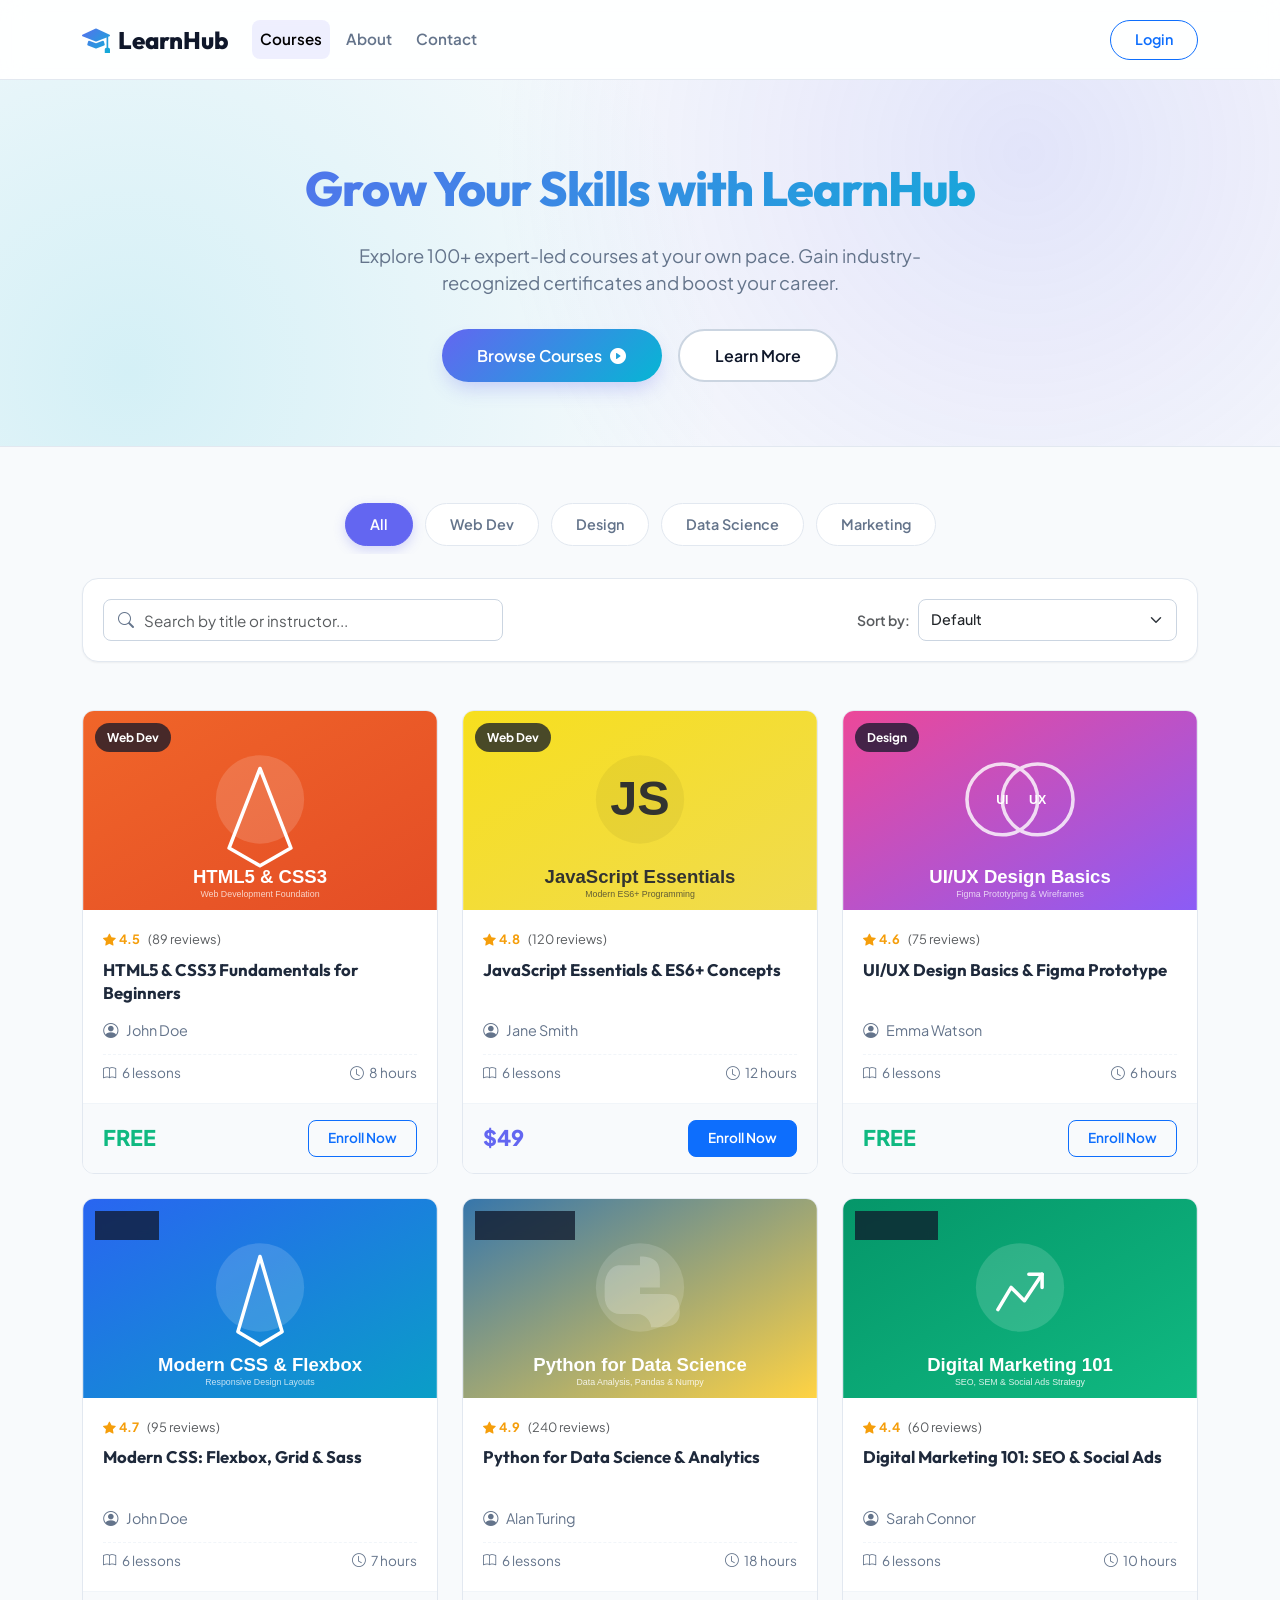
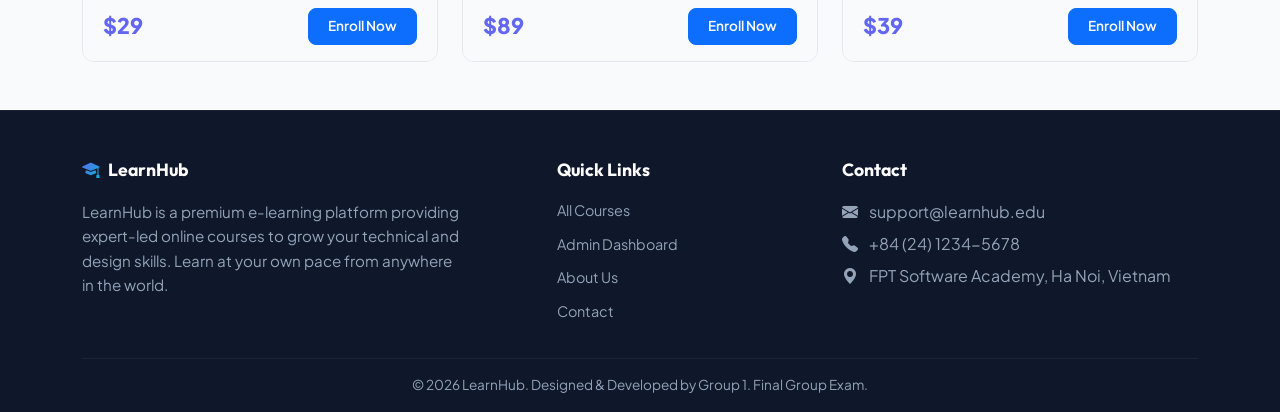
<file: index.html>
<!DOCTYPE html>
<html lang="vi">
<head>
    <meta charset="UTF-8">
    <meta name="viewport" content="width=device-width, initial-scale=1.0">
    <title>LearnHub - Nền Tảng Học Trực Tuyến Hàng Đầu</title>
    
    <!-- Google Fonts -->
    <link rel="preconnect" href="https://fonts.googleapis.com">
    <link rel="preconnect" href="https://fonts.gstatic.com" crossorigin>
    <link href="https://fonts.googleapis.com/css2?family=Outfit:wght@300;400;500;600;700;800&family=Plus+Jakarta+Sans:wght@300;400;500;600;700;800&display=swap" rel="stylesheet">
    
    <!-- Bootstrap CSS CDN + Bootstrap Icons CDN -->
    <link rel="stylesheet" href="https://cdn.jsdelivr.net/npm/bootstrap@5.3.3/dist/css/bootstrap.min.css">
    <link rel="stylesheet" href="https://cdn.jsdelivr.net/npm/bootstrap-icons@1.11.2/font/bootstrap-icons.min.css">
    
    <!-- Custom Style -->
    <link rel="stylesheet" href="style.css">
</head>
<body>

    <!-- Shared Navbar -->
    <nav class="navbar navbar-expand-lg navbar-custom">
        <div class="container">
            <a class="navbar-brand-custom" href="index.html" id="nav-logo">
                <i class="bi bi-mortarboard-fill"></i>
                <span>LearnHub</span>
            </a>
            
            <button class="navbar-toggler border-0" type="button" data-bs-toggle="collapse" data-bs-target="#navbarContent" aria-controls="navbarContent" aria-expanded="false" aria-label="Toggle navigation">
                <span class="navbar-toggler-icon"></span>
            </button>
            
            <div class="collapse navbar-collapse" id="navbarContent">
                <ul class="navbar-nav me-auto mb-2 mb-lg-0 ms-lg-4 gap-2">
                    <li class="nav-item">
                        <a class="nav-link nav-link-custom active" href="index.html" id="nav-home">Courses</a>
                    </li>
                    <li class="nav-item">
                        <a class="nav-link nav-link-custom" href="#footer-about" id="nav-about">About</a>
                    </li>
                    <li class="nav-item">
                        <a class="nav-link nav-link-custom" href="#footer-contact" id="nav-contact">Contact</a>
                    </li>
                </ul>
                
                <!-- Nút Login -->
                <div class="d-flex align-items-center flex-column flex-lg-row gap-3">
                    <button class="btn btn-outline-primary btn-login w-100" id="btn-login-trigger">Login</button>
                </div>
            </div>
        </div>
    </nav>

    <!-- Hero Section -->
    <section class="hero-section">
        <div class="container">
            <h1 class="hero-title text-gradient">Grow Your Skills with LearnHub</h1>
            <p class="hero-desc">Explore 100+ expert-led courses at your own pace. Gain industry-recognized certificates and boost your career.</p>
            <div class="d-flex flex-column flex-sm-row justify-content-center gap-3">
                <a href="#courses-area" class="btn btn-hero-primary d-inline-flex align-items-center justify-content-center gap-2">
                    Browse Courses <i class="bi bi-play-circle-fill"></i>
                </a>
                <a href="#" class="btn btn-hero-secondary">Learn More</a>
            </div>
        </div>
    </section>

    <!-- Main Workspace -->
    <main class="container py-5" id="courses-area">
        
        <!-- Category Filter Tabs -->
        <div class="category-tabs-container mb-4">
            <div class="category-tabs" id="category-tabs-list" role="tablist">
                <button class="category-tab active" data-category="All" role="tab" aria-selected="true">All</button>
                <button class="category-tab" data-category="Web Dev" role="tab" aria-selected="false">Web Dev</button>
                <button class="category-tab" data-category="Design" role="tab" aria-selected="false">Design</button>
                <button class="category-tab" data-category="Data Science" role="tab" aria-selected="false">Data Science</button>
                <button class="category-tab" data-category="Marketing" role="tab" aria-selected="false">Marketing</button>
            </div>
        </div>

        <!-- Toolbar / Controls (Search có hiệu ứng mở rộng + Sort) -->
        <div class="controls-container d-flex flex-column flex-md-row justify-content-between align-items-center gap-3 mb-5">
            <div class="search-grid-control">
                <i class="bi bi-search"></i>
                <input type="text" class="form-control" id="grid-search-input" placeholder="Search by title or instructor...">
            </div>
            
            <div class="d-flex align-items-center gap-2 w-100 justify-content-md-end" style="max-width: 320px;">
                <label for="sort-dropdown" class="text-muted small fw-semibold text-nowrap">Sort by:</label>
                <select class="form-select sort-select w-100" id="sort-dropdown">
                    <option value="default" selected>Default</option>
                    <option value="price-asc">Price: Low to High</option>
                    <option value="price-desc">Price: High to Low</option>
                    <option value="rating-desc">Rating: High to Low</option>
                </select>
            </div>
        </div>

        <!-- Course Cards Grid (JS sẽ tự động render dữ liệu vào đây) -->
        <div class="row row-cols-1 row-cols-md-2 row-cols-lg-3 g-4" id="courses-grid">
            <!-- Nội dung được quản lý và render động qua app.js -->
        </div>

        <!-- No Courses Found Message -->
        <div class="no-courses-found text-center my-5" id="no-courses-message" style="display: none;">
            <div class="empty-state-icon text-muted mb-3"><i class="bi bi-search fs-1"></i></div>
            <h4 class="fw-bold">No courses found</h4>
            <p class="text-muted">We couldn't find any courses matching your search criteria. Please try again with a different term.</p>
            <button class="btn btn-primary mt-2 px-4" id="btn-reset-filters">Reset Filters</button>
        </div>
    </main>

    <!-- Shared Footer -->
    <footer class="footer-custom pt-5 pb-3">
        <div class="container">
            <div class="row g-4 mb-4">
                <div class="col-12 col-md-5" id="footer-about">
                    <h4 class="footer-title d-flex align-items-center gap-2">
                        <i class="bi bi-mortarboard-fill text-gradient"></i> LearnHub
                    </h4>
                    <p style="font-size: 0.95rem; line-height: 1.6; max-width: 380px;">LearnHub is a premium e-learning platform providing expert-led online courses to grow your technical and design skills. Learn at your own pace from anywhere in the world.</p>
                </div>
                <div class="col-6 col-md-3">
                    <h4 class="footer-title">Quick Links</h4>
                    <a href="index.html" class="footer-link">All Courses</a>
                    <a href="admin.html" class="footer-link">Admin Dashboard</a>
                    <a href="#footer-about" class="footer-link">About Us</a>
                    <a href="#footer-contact" class="footer-link">Contact</a>
                </div>
                <div class="col-6 col-md-4" id="footer-contact">
                    <h4 class="footer-title">Contact</h4>
                    <p class="mb-2"><i class="bi bi-envelope-fill me-2"></i> support@learnhub.edu</p>
                    <p class="mb-2"><i class="bi bi-telephone-fill me-2"></i> +84 (24) 1234-5678</p>
                    <p class="mb-0"><i class="bi bi-geo-alt-fill me-2"></i> FPT Software Academy, Ha Noi, Vietnam</p>
                </div>
            </div>
            
            <div class="copyright-line pt-3 text-center">
                <p class="mb-0">&copy; 2026 LearnHub. Designed & Developed by Group 1. Final Group Exam.</p>
            </div>
        </div>
    </footer>

    <!-- Bootstrap Bundle JS CDN -->
    <script src="https://cdn.jsdelivr.net/npm/bootstrap@5.3.3/dist/js/bootstrap.bundle.min.js"></script>
    
    <!-- Link App JS (Shared state & Index logic) -->
    <script src="app.js"></script>
</body>
</html>
</file>
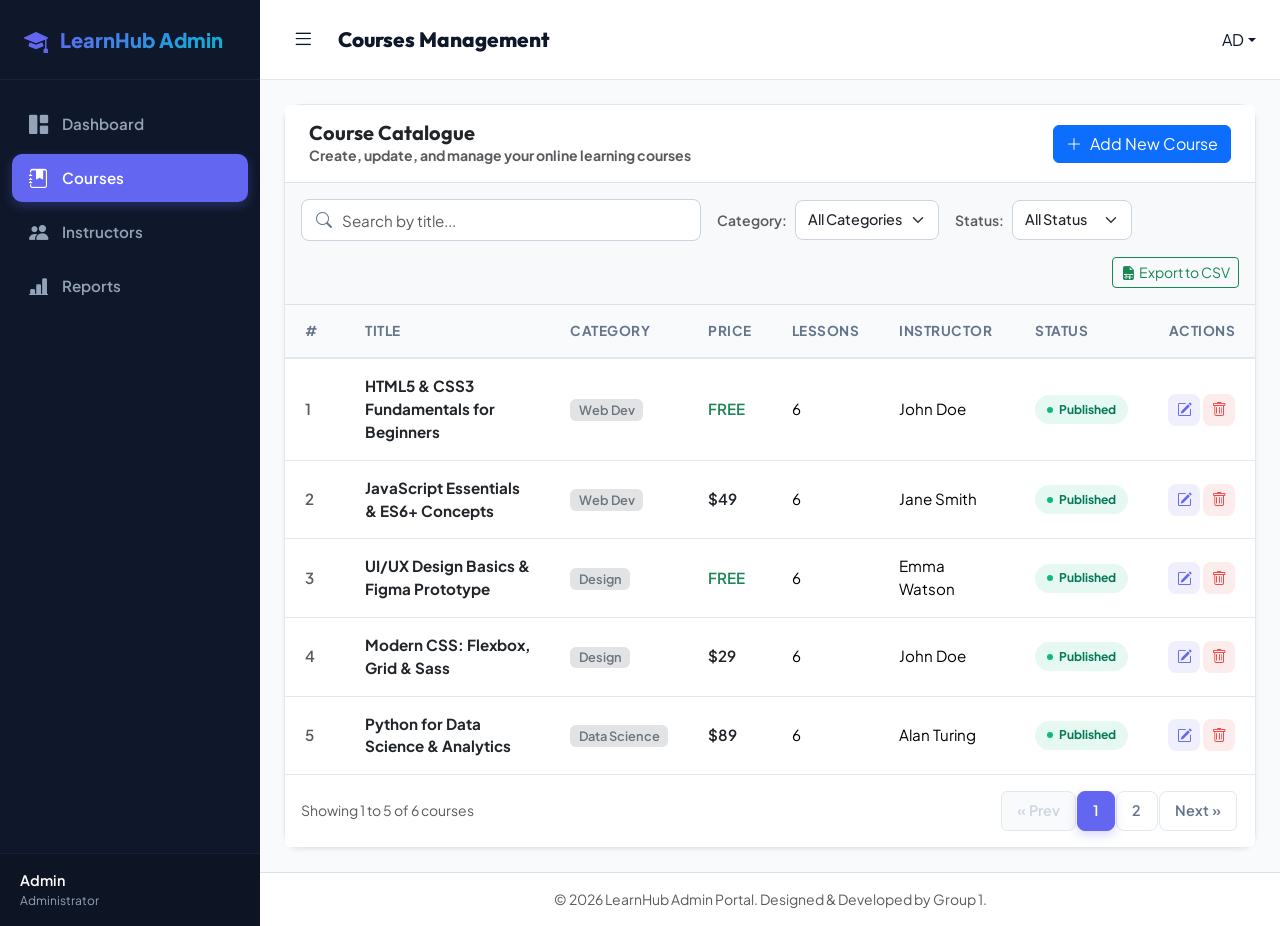
<file: admin.html>
<!DOCTYPE html>
<html lang="vi">

<head>
    <meta charset="UTF-8">
    <meta name="viewport" content="width=device-width, initial-scale=1.0">
    <title>Admin Dashboard - LearnHub Panel</title>

    <!-- Google Fonts -->
    <link rel="preconnect" href="https://fonts.googleapis.com">
    <link rel="preconnect" href="https://fonts.gstatic.com" crossorigin>
    <link rel="stylesheet" href="https://fonts.googleapis.com/css2?family=Outfit:wght@300;400;500;600;700;800&family=Plus+Jakarta+Sans:wght@300;400;500;600;700;800&display=swap">

    <!-- Bootstrap CSS CDN + Bootstrap Icons CDN -->
    <link rel="stylesheet" href="https://cdn.jsdelivr.net/npm/bootstrap@5.3.3/dist/css/bootstrap.min.css">
    <link rel="stylesheet" href="https://cdn.jsdelivr.net/npm/bootstrap-icons@1.11.2/font/bootstrap-icons.min.css">

    <!-- Custom Style -->
    <link rel="stylesheet" href="style.css">
</head>

<body>

    <div id="admin-wrapper">
        <!-- Sidebar -->
        <aside id="admin-sidebar">
            <div class="sidebar-brand">
                <div class="logo-icon">
                    <i class="bi bi-mortarboard-fill"></i>
                </div>
                <span class="brand-name">LearnHub Admin</span>
            </div>

            <ul class="sidebar-nav">
                <li class="nav-item">
                    <a href="#" class="nav-link">
                        <i class="bi bi-grid-1x2-fill"></i>
                        <span>Dashboard</span>
                    </a>
                </li>
                <li class="nav-item active">
                    <a href="#" class="nav-link">
                        <i class="bi bi-journal-bookmark-fill"></i>
                        <span>Courses</span>
                    </a>
                </li>
                <li class="nav-item">
                    <a href="#" class="nav-link">
                        <i class="bi bi-people-fill"></i>
                        <span>Instructors</span>
                    </a>
                </li>
                <li class="nav-item">
                    <a href="#" class="nav-link">
                        <i class="bi bi-bar-chart-line-fill"></i>
                        <span>Reports</span>
                    </a>
                </li>
            </ul>

            <div class="sidebar-user">
                <div class="user-info">
                    <span class="user-name">Admin</span>
                    <span class="user-role">Administrator</span>
                </div>
            </div>
        </aside>

        <!-- Overlay for Mobile Sidebar -->
        <div class="sidebar-overlay-custom" id="sidebar-overlay"></div>

        <!-- Main Workspace Content -->
        <div id="admin-main">
            <!-- Header (Navbar) -->
            <header class="admin-header justify-content-between">
                <div class="d-flex align-items-center">
                    <button class="toggle-btn" id="sidebar-toggle" aria-label="Toggle Sidebar">
                        <i class="bi bi-list"></i>
                    </button>
                    <h1 class="page-title">Courses Management</h1>
                </div>

                <div class="d-flex align-items-center gap-3">
                    <div class="dropdown">
                        <div class="profile-avatar dropdown-toggle d-flex align-items-center justify-content-center"
                            data-bs-toggle="dropdown" aria-expanded="false" style="cursor: pointer">
                            AD
                        </div>
                        <ul class="dropdown-menu dropdown-menu-end shadow border-0 py-2" style="border-radius: 10px;">
                            <li><a class="dropdown-item py-2" href="index.html"><i class="bi bi-globe me-2"></i>View
                                    Site</a></li>
                        </ul>
                    </div>
                </div>
            </header>

            <!-- Workspace Body -->
            <div class="container-fluid p-4">

                <!-- Main Data Card -->
                <div class="card admin-panel-card shadow-sm">
                    <div
                        class="card-header d-flex flex-wrap justify-content-between align-items-center gap-3 border-0 py-3 bg-white">
                        <div>
                            <h2 class="card-title h5 mb-0 fw-bold">Course Catalogue</h2>
                            <p class="text-muted mb-0 small">Create, update, and manage your online learning courses</p>
                        </div>

                        <button class="btn btn-primary btn-add-emp" id="btn-add-course">
                            <i class="bi bi-plus-lg me-2"></i>Add New Course
                        </button>
                    </div>

                    <!-- Toolbar (Filters and Operations) -->
                    <div class="card-body bg-light border-bottom border-top p-3">
                        <div class="d-flex flex-wrap align-items-center gap-3">
                            <!-- Search -->
                            <div class="search-grid-control flex-grow-1">
                                <i class="bi bi-search"></i>
                                <input type="text" class="form-control" id="search-input"
                                    placeholder="Search by title...">
                            </div>

                            <!-- Category Filter -->
                            <div class="d-flex align-items-center gap-2">
                                <label for="category-filter"
                                    class="text-muted small fw-semibold text-nowrap">Category:</label>
                                <select class="form-select sort-select" id="category-filter"
                                    style="height: 40px; min-width: 140px;">
                                    <option value="All">All Categories</option>
                                    <option value="Web Dev">Web Dev</option>
                                    <option value="Design">Design</option>
                                    <option value="Data Science">Data Science</option>
                                    <option value="Marketing">Marketing</option>
                                    <option value="Other">Other</option>
                                </select>
                            </div>

                            <!-- Status Filter -->
                            <div class="d-flex align-items-center gap-2">
                                <label for="status-filter"
                                    class="text-muted small fw-semibold text-nowrap">Status:</label>
                                <select class="form-select sort-select" id="status-filter"
                                    style="height: 40px; min-width: 120px;">
                                    <option value="All">All Status</option>
                                    <option value="Published">Published</option>
                                    <option value="Draft">Draft</option>
                                </select>
                            </div>

                            <div class="d-flex justify-content-end gap-2 ms-auto">
                                <button class="btn btn-sm btn-outline-success" id="btn-export-csv" style="display: inline-flex; align-items: center; gap: 0.25rem;">
                                    <i class="bi bi-file-earmark-spreadsheet-fill"></i> Export to CSV
                                </button>
                            </div>
                        </div>
                    </div>

                    <!-- Data Table -->
                    <div class="table-responsive">
                        <table class="table custom-table-admin align-middle" id="courses-table">
                            <thead>
                                <tr>
                                    <th style="width: 60px;">#</th>
                                    <th>Title</th>
                                    <th>Category</th>
                                    <th>Price</th>
                                    <th>Lessons</th>
                                    <th>Instructor</th>
                                    <th>Status</th>
                                    <th class="text-end" style="width: 100px;">Actions</th>
                                </tr>
                            </thead>
                            <tbody id="courses-tbody">
                                <tr>
                                    <td colspan="9" class="text-center text-muted py-4">
                                        Loading courses...
                                    </td>
                                </tr>
                            </tbody>
                        </table>
                    </div>

                    <!-- Pagination -->
                    <div
                        class="card-footer bg-white border-0 py-3 d-flex flex-column flex-sm-row justify-content-between align-items-center gap-3">
                        <span class="text-muted small" id="showing-records-label">Showing 1 to 5 of 6 courses</span>
                        <nav aria-label="Page navigation" class="pagination-custom">
                            <ul class="pagination mb-0">
                                <li class="page-item disabled" id="btn-page-prev">
                                    <a class="page-link" href="#" aria-label="Previous">
                                        <span aria-hidden="true">&laquo; Prev</span>
                                    </a>
                                </li>
                                <li class="page-item active"><a class="page-link" href="#">1</a></li>
                                <li class="page-item" id="btn-page-2"><a class="page-link" href="#">2</a></li>
                                <li class="page-item" id="btn-page-next">
                                    <a class="page-link" href="#" aria-label="Next">
                                        <span aria-hidden="true">Next &raquo;</span>
                                    </a>
                                </li>
                            </ul>
                        </nav>
                    </div>
                </div>

            </div>

            <!-- footer -->
            <footer class="text-center py-3 bg-white border-top mt-auto text-muted small">
                &copy; 2026 LearnHub Admin Portal. Designed & Developed by Group 1.
            </footer>
        </div>
    </div>

    <!-- Bootstrap Modals -->
    <!-- Add/Edit Course Modal -->
    <div class="modal fade" id="courseModal" tabindex="-1" aria-labelledby="courseModalLabel" aria-hidden="true">
        <div class="modal-dialog modal-dialog-centered">
            <div class="modal-content modal-content-custom">
                <div class="modal-header modal-header-custom">
                    <h5 class="modal-title modal-title-custom" id="courseModalLabel">Add New Course</h5>
                    <button type="button" class="btn-close" data-bs-dismiss="modal" aria-label="Close"></button>
                </div>
                <form id="courseForm" class="needs-validation" novalidate>
                    <input type="hidden" id="courseId" value="">

                    <div class="modal-body modal-body-custom">
                        <!-- Title -->
                        <div class="mb-3">
                            <label for="courseTitle" class="form-label">Course Title</label>
                            <input type="text" class="form-control" id="courseTitle" required minlength="5"
                                placeholder="Enter course title (min 5 characters)">
                            <div class="invalid-feedback">Please enter a title with at least 5 characters.</div>
                        </div>

                        <!-- Category -->
                        <div class="mb-3">
                            <label for="courseCategory" class="form-label">Category</label>
                            <select class="form-select" id="courseCategory" required>
                                <option value="" disabled selected>Select category</option>
                                <option value="Web Dev">Web Dev</option>
                                <option value="Design">Design</option>
                                <option value="Data Science">Data Science</option>
                                <option value="Marketing">Marketing</option>
                                <option value="Other">Other</option>
                            </select>
                            <div class="invalid-feedback">Please select a course category.</div>
                        </div>

                        <!-- Instructor -->
                        <div class="mb-3">
                            <label for="courseInstructor" class="form-label">Instructor Name</label>
                            <input type="text" class="form-control" id="courseInstructor" required
                                placeholder="Enter instructor name">
                            <div class="invalid-feedback">Please enter the instructor name.</div>
                        </div>

                        <div class="row">
                            <!-- Lesson Count -->
                            <div class="col-md-6 mb-3">
                                <label for="courseLessons" class="form-label">Lesson Count</label>
                                <input type="number" class="form-control" id="courseLessons" required min="1" max="100"
                                    placeholder="1-100">
                                <div class="invalid-feedback">Please enter lessons between 1 and 100.</div>
                            </div>
                            <!-- Price -->
                            <div class="col-md-6 mb-3">
                                <label for="coursePrice" class="form-label">Price ($)</label>
                                <input type="number" class="form-control" id="coursePrice" required min="0"
                                    placeholder="0 for FREE">
                                <div class="invalid-feedback">Please enter a valid price (>= 0).</div>
                            </div>
                        </div>

                        <div class="row">

                            <!-- Status -->
                            <div class="col-md-6 mb-3">
                                <label for="courseStatus" class="form-label">Status</label>
                                <select class="form-select" id="courseStatus" required>
                                    <option value="Published">Published</option>
                                    <option value="Draft">Draft</option>
                                </select>
                                <div class="invalid-feedback">Please select a status.</div>
                            </div>
                        </div>
                    </div>
                    <div class="modal-footer modal-footer-custom">
                        <button type="button" class="btn btn-light" data-bs-dismiss="modal">Cancel</button>
                        <button type="submit" class="btn btn-primary" id="btn-save-course">Save Course</button>
                    </div>
                </form>
            </div>
        </div>
    </div>

    <!-- Confirm Delete Modal -->
    <div class="modal fade" id="deleteConfirmModal" tabindex="-1" aria-labelledby="deleteConfirmModalLabel"
        aria-hidden="true">
        <div class="modal-dialog modal-dialog-centered modal-sm">
            <div class="modal-content modal-content-custom">
                <div class="modal-header bg-danger-subtle py-3 border-0">
                    <h5 class="modal-title fw-bold text-danger h6" id="deleteConfirmModalLabel">Confirm Delete</h5>
                    <button type="button" class="btn-close" data-bs-dismiss="modal" aria-label="Close"></button>
                </div>
                <div class="modal-body py-4 text-center">

                    <p class="mb-0 fw-semibold">Are you sure you want to delete course:</p>
                    <p class="text-danger fw-bold mb-0" id="delete-target-name">JavaScript Essentials</p>
                    <p class="text-muted small mt-2 mb-0">This action cannot be undone!</p>
                </div>
                <div class="modal-footer justify-content-center border-0 bg-light py-3"
                    style="border-bottom-left-radius: 20px; border-bottom-right-radius: 20px;">
                    <button type="button" class="btn btn-light px-3" data-bs-dismiss="modal">Cancel</button>
                    <button type="button" class="btn btn-danger px-3" id="btn-confirm-delete">Delete</button>
                </div>
            </div>
        </div>
    </div>

    <!-- Toast Notification Container -->
    <div class="toast-container position-fixed top-0 end-0 p-3 toast-container-custom">
        <div id="appToast" class="toast toast-custom align-items-center text-white border-0 bg-success" role="alert"
            aria-live="assertive" aria-atomic="true">
            <div class="d-flex">
                <div class="toast-body d-flex align-items-center gap-2">
                    <i class="bi bi-check-circle-fill"></i>
                    <span id="toast-message">Action completed successfully.</span>
                </div>
                <button type="button" class="btn-close btn-close-white me-2 m-auto" data-bs-dismiss="toast"
                    aria-label="Close"></button>
            </div>
        </div>
    </div>

    <!-- Bootstrap Bundle JS CDN -->
    <script src="https://cdn.jsdelivr.net/npm/bootstrap@5.3.3/dist/js/bootstrap.bundle.min.js"></script>

    <!-- Link JS files -->
    <script src="app.js"></script>
    <script src="admin.js"></script>
</body>
</html>
</file>
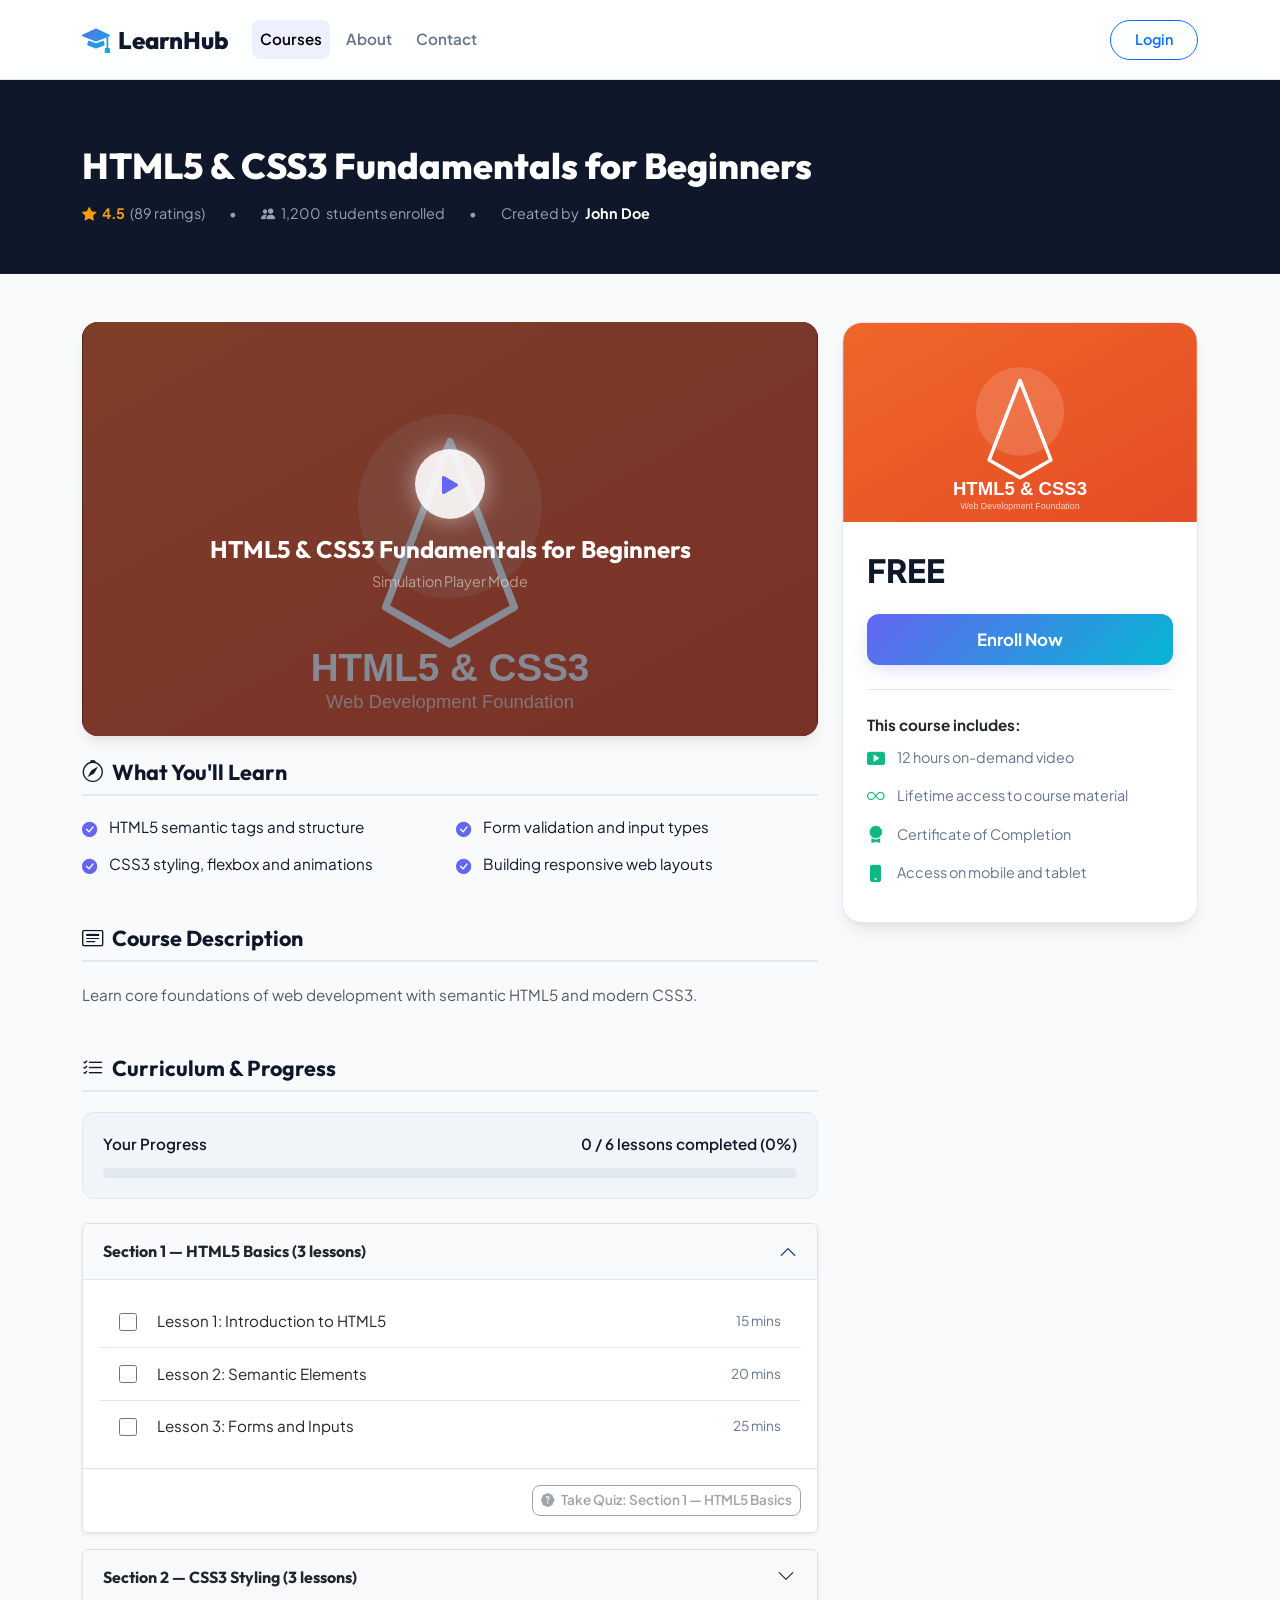
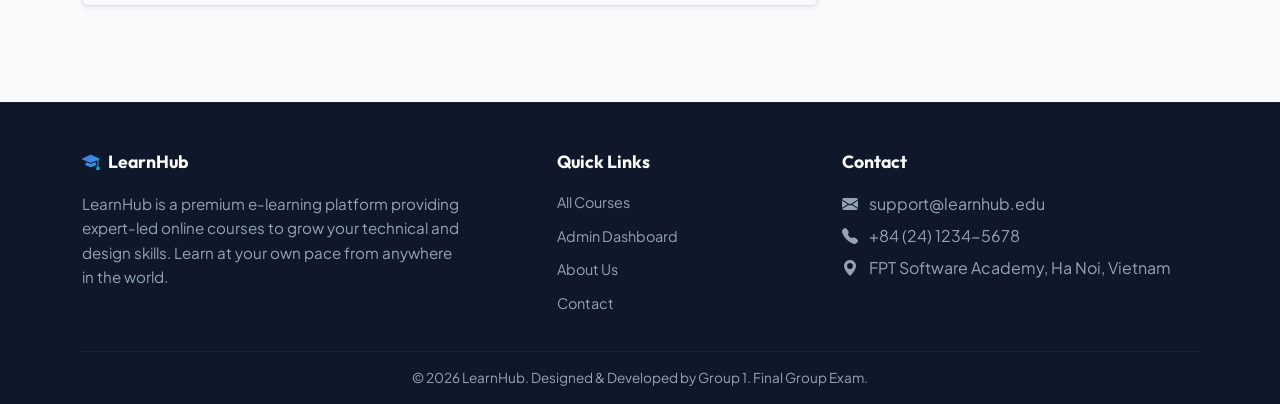
<file: course-detail.html>
<!DOCTYPE html>
<html lang="vi">
<head>
    <meta charset="UTF-8">
    <meta name="viewport" content="width=device-width, initial-scale=1.0">
    <title>Course Detail & Player - LearnHub</title>
    
    <!-- Google Fonts -->
    <link rel="preconnect" href="https://fonts.googleapis.com">
    <link rel="preconnect" href="https://fonts.gstatic.com" crossorigin>
    <link href="https://fonts.googleapis.com/css2?family=Outfit:wght@300;400;500;600;700;800&family=Plus+Jakarta+Sans:wght@300;400;500;600;700;800&display=swap" rel="stylesheet">
    
    <!-- Bootstrap CSS CDN + Bootstrap Icons CDN -->
    <link rel="stylesheet" href="https://cdn.jsdelivr.net/npm/bootstrap@5.3.3/dist/css/bootstrap.min.css">
    <link rel="stylesheet" href="https://cdn.jsdelivr.net/npm/bootstrap-icons@1.11.2/font/bootstrap-icons.min.css">
    
    <!-- Custom Style -->
    <link rel="stylesheet" href="style.css">
</head>
<body>

    <!-- Shared Navbar -->
    <nav class="navbar navbar-expand-lg navbar-custom">
        <div class="container">
            <a class="navbar-brand-custom" href="index.html" id="nav-logo">
                <i class="bi bi-mortarboard-fill"></i>
                <span>LearnHub</span>
            </a>
            
            <button class="navbar-toggler border-0" type="button" data-bs-toggle="collapse" data-bs-target="#navbarContent" aria-controls="navbarContent" aria-expanded="false" aria-label="Toggle navigation">
                <span class="navbar-toggler-icon"></span>
            </button>
            
            <div class="collapse navbar-collapse" id="navbarContent">
                <ul class="navbar-nav me-auto mb-2 mb-lg-0 ms-lg-4 gap-2">
                    <li class="nav-item">
                        <a class="nav-link nav-link-custom active" href="index.html" id="nav-home">Courses</a>
                    </li>
                    <li class="nav-item">
                        <a class="nav-link nav-link-custom" href="#footer-about" id="nav-about">About</a>
                    </li>
                    <li class="nav-item">
                        <a class="nav-link nav-link-custom" href="#footer-contact" id="nav-contact">Contact</a>
                    </li>
                </ul>
                
                <!-- Nút Login -->
                <div class="d-flex align-items-center flex-column flex-lg-row gap-3">
                    <button class="btn btn-outline-primary btn-login w-100" id="btn-login-trigger">Login</button>
                </div>
            </div>
        </div>
    </nav>

    <!-- Header Section for Course Title (Dark theme style) -->
    <section class="detail-header-section">
        <div class="container">            
            <h1 class="detail-title" id="course-detail-title">JavaScript Essentials & ES6+ Concepts</h1>
            
            <div class="detail-meta">
                <span class="rating-box">
                    <span class="rating-avg" id="course-rating-avg"><i class="bi bi-star-fill"></i> 4.8</span>
                    <span id="course-rating-count">(120 ratings)</span>
                </span>
                <span>•</span>
                <span><i class="bi bi-people-fill"></i> <span id="course-student-count">1,200</span> students enrolled</span>
                <span>•</span>
                <span>Created by <strong class="text-white" id="course-instructor-name">Jane Smith</strong></span>
            </div>
        </div>
    </section>

    <!-- Main Content Workspace -->
    <main class="container py-5">
        <div class="row g-4">
            
            <!-- Left Column: Media Player, Content details, Curriculum, Quiz -->
            <div class="col-12 col-lg-8">
                
                <!-- Simulated Lesson Video Player -->
                <div class="video-player-container mb-4" id="video-player">
                    <img src="images/javascript.svg" alt="Video Player Placeholder" id="video-thumbnail-placeholder">
                    <div class="video-player-overlay">
                        <div class="play-btn-circle" id="play-video-btn" aria-label="Play Lesson Video">
                            <i class="bi bi-play-fill"></i>
                        </div>
                        <h4 class="mt-3 fw-bold" id="video-player-title">Lesson 1: Introduction to JavaScript</h4>
                        <p class="text-white-50" style="font-size: 0.9rem;">Simulation Player Mode</p>
                    </div>
                </div>

                <!-- Tabs/Blocks for Information -->
                <section class="mb-5">
                    <h2 class="detail-section-title">
                        <i class="bi bi-compass"></i> What You'll Learn
                    </h2>
                    <div class="learning-bullets" id="learning-outcomes">
                        <div class="learning-bullet-item">
                            <i class="bi bi-check-circle-fill"></i>
                            <span>Understand the fundamentals of JavaScript variables, data types, and operators.</span>
                        </div>
                        <div class="learning-bullet-item">
                            <i class="bi bi-check-circle-fill"></i>
                            <span>Master ES6+ modern features such as arrow functions, destructuring, and template literals.</span>
                        </div>
                        <div class="learning-bullet-item">
                            <i class="bi bi-check-circle-fill"></i>
                            <span>Perform DOM manipulation and manage web browser events interactively.</span>
                        </div>
                        <div class="learning-bullet-item">
                            <i class="bi bi-check-circle-fill"></i>
                            <span>Work with asynchronous programming, promises, API calls and fetch.</span>
                        </div>
                    </div>
                </section>

                <section class="mb-5">
                    <h2 class="detail-section-title">
                        <i class="bi bi-card-text"></i> Course Description
                    </h2>
                    <div class="text-muted" id="course-description-content" style="line-height: 1.7; font-size: 0.95rem;">
                        <p>JavaScript is the most popular programming language in the world and the core language of the web. This comprehensive course is designed to take you from a complete beginner with no programming background to an advanced JavaScript developer capable of building complex dynamic web applications.</p>
                        <p>We start with programming basics (variables, loops, conditions, functions) and move step-by-step into intermediate topics like DOM manipulation and event handlers. Finally, we dive deep into modern ES6+ syntaxes and async programming, preparing you for frontend frameworks like React or Vue.</p>
                    </div>
                </section>

                <!-- Curriculum Section (Accordion) -->
                <section class="mb-5" id="curriculum-section">
                    <h2 class="detail-section-title">
                        <i class="bi bi-list-check"></i> Curriculum & Progress
                    </h2>
                    
                    <!-- Progress Bar Tracker -->
                    <div class="progress-tracker-container">
                        <div class="progress-tracker-header">
                            <span>Your Progress</span>
                            <span id="progress-text">0 / 12 lessons completed (0%)</span>
                        </div>
                        <div class="progress-custom">
                            <div class="progress-bar-custom" id="progress-bar-fill" role="progressbar" style="width: 0%;" aria-valuenow="0" aria-valuemin="0" aria-valuemax="100"></div>
                        </div>
                    </div>

                    <!-- Accordion Bootstrap -->
                    <div class="accordion accordion-custom" id="courseCurriculum">
                        
                        <!-- Section 1 Accordion -->
                        <div class="accordion-item" id="accordion-section-1">
                            <h2 class="accordion-header" id="headingOne">
                                <button class="accordion-button d-flex justify-content-between align-items-center" type="button" data-bs-toggle="collapse" data-bs-target="#collapseOne" aria-expanded="true" aria-controls="collapseOne">
                                    <span class="d-flex align-items-center gap-2">
                                        Section 1: Getting Started Fundamentals
                                        <span class="badge-section-completed badge bg-success" id="badge-section-1"><i class="bi bi-check-circle-fill"></i> Done</span>
                                    </span>
                                </button>
                            </h2>
                            <div id="collapseOne" class="accordion-collapse collapse show" aria-labelledby="headingOne" data-bs-parent="#courseCurriculum">
                                <div class="accordion-body">
                                    <div class="lesson-list">
                                        <div class="lesson-list-item" data-lesson-id="1-1">
                                            <div class="lesson-left">
                                                <input type="checkbox" class="lesson-checkbox" id="chk-1-1" data-lesson-id="1-1">
                                                <label for="chk-1-1" class="mb-0">1.1 Introduction to JS & Hello World</label>
                                            </div>
                                            <span class="lesson-duration">15 mins</span>
                                        </div>
                                        <div class="lesson-list-item" data-lesson-id="1-2">
                                            <div class="lesson-left">
                                                <input type="checkbox" class="lesson-checkbox" id="chk-1-2" data-lesson-id="1-2">
                                                <label for="chk-1-2" class="mb-0">1.2 Variables and Constants</label>
                                            </div>
                                            <span class="lesson-duration">20 mins</span>
                                        </div>
                                        <div class="lesson-list-item" data-lesson-id="1-3">
                                            <div class="lesson-left">
                                                <input type="checkbox" class="lesson-checkbox" id="chk-1-3" data-lesson-id="1-3">
                                                <label for="chk-1-3" class="mb-0">1.3 Data Types and Operators</label>
                                            </div>
                                            <span class="lesson-duration">25 mins</span>
                                        </div>
                                    </div>
                                    
                                    <!-- Quiz Section Trigger -->
                                    <div class="quiz-section-trigger-wrapper">
                                        <button class="btn btn-outline-primary btn-sm btn-quiz-trigger" data-section="1">
                                            <i class="bi bi-patch-question-fill me-1"></i> Take Section 1 Quiz
                                        </button>
                                    </div>
                                    
                                    <!-- Inline Quiz Panel (Static view for demonstration) -->
                                    <div class="quiz-panel-inline" id="quiz-panel-1">
                                        <div class="quiz-header">
                                            <span class="quiz-title">Section 1 Quiz</span>
                                            <span class="badge bg-secondary">3 Questions</span>
                                        </div>
                                        <div class="quiz-body">
                                            <form class="quiz-form" data-section="1">
                                                <!-- Q1 -->
                                                <div class="quiz-question-block">
                                                    <p class="quiz-question-text">Question 1: Which keyword is used to declare a block-scoped variable that can be reassigned?</p>
                                                    <div class="quiz-options">
                                                        <div class="quiz-option-item">
                                                            <input type="radio" name="q1-1" id="q1-1-a" value="var" required>
                                                            <label for="q1-1-a" class="quiz-option-label">var</label>
                                                        </div>
                                                        <div class="quiz-option-item">
                                                            <input type="radio" name="q1-1" id="q1-1-b" value="let">
                                                            <label for="q1-1-b" class="quiz-option-label">let</label>
                                                        </div>
                                                        <div class="quiz-option-item">
                                                            <input type="radio" name="q1-1" id="q1-1-c" value="const">
                                                            <label for="q1-1-c" class="quiz-option-label">const</label>
                                                        </div>
                                                    </div>
                                                </div>
                                                <!-- Q2 -->
                                                <div class="quiz-question-block">
                                                    <p class="quiz-question-text">Question 2: What is the correct data type of `typeof NaN`?</p>
                                                    <div class="quiz-options">
                                                        <div class="quiz-option-item">
                                                            <input type="radio" name="q1-2" id="q1-2-a" value="number" required>
                                                            <label for="q1-2-a" class="quiz-option-label">number</label>
                                                        </div>
                                                        <div class="quiz-option-item">
                                                            <input type="radio" name="q1-2" id="q1-2-b" value="undefined">
                                                            <label for="q1-2-b" class="quiz-option-label">undefined</label>
                                                        </div>
                                                        <div class="quiz-option-item">
                                                            <input type="radio" name="q1-2" id="q1-2-c" value="string">
                                                            <label for="q1-2-c" class="quiz-option-label">string</label>
                                                        </div>
                                                    </div>
                                                </div>
                                                <!-- Q3 -->
                                                <div class="quiz-question-block">
                                                    <p class="quiz-question-text">Question 3: How do you write a comment in JavaScript?</p>
                                                    <div class="quiz-options">
                                                        <div class="quiz-option-item">
                                                            <input type="radio" name="q1-3" id="q1-3-a" value="slash" required>
                                                            <label for="q1-3-a" class="quiz-option-label">// This is a comment</label>
                                                        </div>
                                                        <div class="quiz-option-item">
                                                            <input type="radio" name="q1-3" id="q1-3-b" value="hash">
                                                            <label for="q1-3-b" class="quiz-option-label"># This is a comment</label>
                                                        </div>
                                                        <div class="quiz-option-item">
                                                            <input type="radio" name="q1-3" id="q1-3-c" value="xml">
                                                            <label for="q1-3-c" class="quiz-option-label">&lt;!-- Comment --&gt;</label>
                                                        </div>
                                                    </div>
                                                </div>

                                                <!-- Quiz Feedback Box -->
                                                <div class="quiz-feedback-box pass" id="quiz-feedback-1">
                                                    <h5 class="fw-bold mb-1"><i class="bi bi-check-circle-fill"></i> Passed! (3/3 correct)</h5>
                                                    <p class="mb-0 small">Great job! You have fully understood this section. You can now unlock and proceed to Section 2.</p>
                                                </div>
                                            </form>
                                        </div>
                                        <div class="quiz-footer">
                                            <button type="button" class="btn btn-secondary btn-sm" id="btn-quiz-retake-1" style="display:none;">Retake Quiz</button>
                                            <button type="submit" class="btn btn-primary btn-sm" id="btn-quiz-submit-1">Submit Quiz</button>
                                            <button type="button" class="btn btn-success btn-sm" id="btn-quiz-next-1" style="display:none;">Continue to next section <i class="bi bi-arrow-right"></i></button>
                                        </div>
                                    </div>

                                </div>
                            </div>
                        </div>

                        <!-- Section 2 Accordion -->
                        <div class="accordion-item" id="accordion-section-2">
                            <h2 class="accordion-header" id="headingTwo">
                                <button class="accordion-button collapsed d-flex justify-content-between align-items-center" type="button" data-bs-toggle="collapse" data-bs-target="#collapseTwo" aria-expanded="false" aria-controls="collapseTwo">
                                    <span class="d-flex align-items-center gap-2">
                                        Section 2: Functions, Objects & Arrays
                                        <span class="badge-section-completed badge bg-success" id="badge-section-2"><i class="bi bi-check-circle-fill"></i> Done</span>
                                    </span>
                                </button>
                            </h2>
                            <div id="collapseTwo" class="accordion-collapse collapse" aria-labelledby="headingTwo" data-bs-parent="#courseCurriculum">
                                <div class="accordion-body">
                                    <div class="lesson-list">
                                        <div class="lesson-list-item" data-lesson-id="2-1">
                                            <div class="lesson-left">
                                                <input type="checkbox" class="lesson-checkbox" id="chk-2-1" data-lesson-id="2-1">
                                                <label for="chk-2-1" class="mb-0">2.1 Functions and Scope</label>
                                            </div>
                                            <span class="lesson-duration">20 mins</span>
                                        </div>
                                        <div class="lesson-list-item" data-lesson-id="2-2">
                                            <div class="lesson-left">
                                                <input type="checkbox" class="lesson-checkbox" id="chk-2-2" data-lesson-id="2-2">
                                                <label for="chk-2-2" class="mb-0">2.2 Object Basics and Properties</label>
                                            </div>
                                            <span class="lesson-duration">15 mins</span>
                                        </div>
                                        <div class="lesson-list-item" data-lesson-id="2-3">
                                            <div class="lesson-left">
                                                <input type="checkbox" class="lesson-checkbox" id="chk-2-3" data-lesson-id="2-3">
                                                <label for="chk-2-3" class="mb-0">2.3 Array Methods (map, filter, reduce)</label>
                                            </div>
                                            <span class="lesson-duration">30 mins</span>
                                        </div>
                                        <div class="lesson-list-item" data-lesson-id="2-4">
                                            <div class="lesson-left">
                                                <input type="checkbox" class="lesson-checkbox" id="chk-2-4" data-lesson-id="2-4">
                                                <label for="chk-2-4" class="mb-0">2.4 JSON and String Methods</label>
                                            </div>
                                            <span class="lesson-duration">15 mins</span>
                                        </div>
                                    </div>
                                    
                                    <!-- Quiz Section Trigger -->
                                    <div class="quiz-section-trigger-wrapper">
                                        <button class="btn btn-outline-primary btn-sm btn-quiz-trigger" data-section="2">
                                            <i class="bi bi-patch-question-fill me-1"></i> Take Section 2 Quiz
                                        </button>
                                    </div>

                                    <!-- Inline Quiz Panel -->
                                    <div class="quiz-panel-inline" id="quiz-panel-2">
                                        <div class="quiz-header">
                                            <span class="quiz-title">Section 2 Quiz</span>
                                            <span class="badge bg-secondary">3 Questions</span>
                                        </div>
                                        <div class="quiz-body">
                                            <form class="quiz-form" data-section="2">
                                                <!-- Q1 -->
                                                <div class="quiz-question-block">
                                                    <p class="quiz-question-text">Question 1: Which array method creates a new array with all elements that pass the test implemented by the provided function?</p>
                                                    <div class="quiz-options">
                                                        <div class="quiz-option-item">
                                                            <input type="radio" name="q2-1" id="q2-1-a" value="map" required>
                                                            <label for="q2-1-a" class="quiz-option-label">map()</label>
                                                        </div>
                                                        <div class="quiz-option-item">
                                                            <input type="radio" name="q2-1" id="q2-1-b" value="filter">
                                                            <label for="q2-1-b" class="quiz-option-label">filter()</label>
                                                        </div>
                                                        <div class="quiz-option-item">
                                                            <input type="radio" name="q2-1" id="q2-1-c" value="find">
                                                            <label for="q2-1-c" class="quiz-option-label">find()</label>
                                                        </div>
                                                    </div>
                                                </div>
                                                <!-- Q2 -->
                                                <div class="quiz-question-block">
                                                    <p class="quiz-question-text">Question 2: What is the scope of a variable declared inside a function using `var`?</p>
                                                    <div class="quiz-options">
                                                        <div class="quiz-option-item">
                                                            <input type="radio" name="q2-2" id="q2-2-a" value="global" required>
                                                            <label for="q2-2-a" class="quiz-option-label">Global scope</label>
                                                        </div>
                                                        <div class="quiz-option-item">
                                                            <input type="radio" name="q2-2" id="q2-2-b" value="block">
                                                            <label for="q2-2-b" class="quiz-option-label">Block scope</label>
                                                        </div>
                                                        <div class="quiz-option-item">
                                                            <input type="radio" name="q2-2" id="q2-2-c" value="function">
                                                            <label for="q2-2-c" class="quiz-option-label">Function scope</label>
                                                        </div>
                                                    </div>
                                                </div>
                                                <!-- Q3 -->
                                                <div class="quiz-question-block">
                                                    <p class="quiz-question-text">Question 3: How do you retrieve value from a JSON string?</p>
                                                    <div class="quiz-options">
                                                        <div class="quiz-option-item">
                                                            <input type="radio" name="q2-3" id="q2-3-a" value="parse" required>
                                                            <label for="q2-3-a" class="quiz-option-label">JSON.parse()</label>
                                                        </div>
                                                        <div class="quiz-option-item">
                                                            <input type="radio" name="q2-3" id="q2-3-b" value="stringify">
                                                            <label for="q2-3-b" class="quiz-option-label">JSON.stringify()</label>
                                                        </div>
                                                        <div class="quiz-option-item">
                                                            <input type="radio" name="q2-3" id="q2-3-c" value="convert">
                                                            <label for="q2-3-c" class="quiz-option-label">JSON.convert()</label>
                                                        </div>
                                                    </div>
                                                </div>
                                                <!-- Feedback -->
                                                <div class="quiz-feedback-box" id="quiz-feedback-2"></div>
                                            </form>
                                        </div>
                                        <div class="quiz-footer">
                                            <button type="button" class="btn btn-secondary btn-sm" id="btn-quiz-retake-2" style="display:none;">Retake Quiz</button>
                                            <button type="submit" class="btn btn-primary btn-sm" id="btn-quiz-submit-2">Submit Quiz</button>
                                            <button type="button" class="btn btn-success btn-sm" id="btn-quiz-next-2" style="display:none;">Continue to next section <i class="bi bi-arrow-right"></i></button>
                                        </div>
                                    </div>

                                </div>
                            </div>
                        </div>

                        <!-- Section 3 Accordion -->
                        <div class="accordion-item" id="accordion-section-3">
                            <h2 class="accordion-header" id="headingThree">
                                <button class="accordion-button collapsed d-flex justify-content-between align-items-center" type="button" data-bs-toggle="collapse" data-bs-target="#collapseThree" aria-expanded="false" aria-controls="collapseThree">
                                    <span class="d-flex align-items-center gap-2">
                                        Section 3: ES6+ Modern Features & Async
                                        <span class="badge-section-completed badge bg-success" id="badge-section-3"><i class="bi bi-check-circle-fill"></i> Done</span>
                                    </span>
                                </button>
                            </h2>
                            <div id="collapseThree" class="accordion-collapse collapse" aria-labelledby="headingThree" data-bs-parent="#courseCurriculum">
                                <div class="accordion-body">
                                    <div class="lesson-list">
                                        <div class="lesson-list-item" data-lesson-id="3-1">
                                            <div class="lesson-left">
                                                <input type="checkbox" class="lesson-checkbox" id="chk-3-1" data-lesson-id="3-1">
                                                <label for="chk-3-1" class="mb-0">3.1 Arrow Functions & Destructuring</label>
                                            </div>
                                            <span class="lesson-duration">20 mins</span>
                                        </div>
                                        <div class="lesson-list-item" data-lesson-id="3-2">
                                            <div class="lesson-left">
                                                <input type="checkbox" class="lesson-checkbox" id="chk-3-2" data-lesson-id="3-2">
                                                <label for="chk-3-2" class="mb-0">3.2 Classes and OOP Inheritance</label>
                                            </div>
                                            <span class="lesson-duration">25 mins</span>
                                        </div>
                                        <div class="lesson-list-item" data-lesson-id="3-3">
                                            <div class="lesson-left">
                                                <input type="checkbox" class="lesson-checkbox" id="chk-3-3" data-lesson-id="3-3">
                                                <label for="chk-3-3" class="mb-0">3.3 Asynchronous Promises and await</label>
                                            </div>
                                            <span class="lesson-duration">30 mins</span>
                                        </div>
                                        <div class="lesson-list-item" data-lesson-id="3-4">
                                            <div class="lesson-left">
                                                <input type="checkbox" class="lesson-checkbox" id="chk-3-4" data-lesson-id="3-4">
                                                <label for="chk-3-4" class="mb-0">3.4 Fetch API & HTTP requests</label>
                                            </div>
                                            <span class="lesson-duration">25 mins</span>
                                        </div>
                                        <div class="lesson-list-item" data-lesson-id="3-5">
                                            <div class="lesson-left">
                                                <input type="checkbox" class="lesson-checkbox" id="chk-3-5" data-lesson-id="3-5">
                                                <label for="chk-3-5" class="mb-0">3.5 Error Handling (try...catch)</label>
                                            </div>
                                            <span class="lesson-duration">15 mins</span>
                                        </div>
                                    </div>
                                    
                                    <!-- Quiz Section Trigger -->
                                    <div class="quiz-section-trigger-wrapper">
                                        <button class="btn btn-outline-primary btn-sm btn-quiz-trigger" data-section="3">
                                            <i class="bi bi-patch-question-fill me-1"></i> Take Section 3 Quiz
                                        </button>
                                    </div>

                                    <!-- Inline Quiz Panel -->
                                    <div class="quiz-panel-inline" id="quiz-panel-3">
                                        <div class="quiz-header">
                                            <span class="quiz-title">Section 3 Quiz</span>
                                            <span class="badge bg-secondary">3 Questions</span>
                                        </div>
                                        <div class="quiz-body">
                                            <form class="quiz-form" data-section="3">
                                                <!-- Q1 -->
                                                <div class="quiz-question-block">
                                                    <p class="quiz-question-text">Question 1: What is the result of resolving a Promise inside an `async` function?</p>
                                                    <div class="quiz-options">
                                                        <div class="quiz-option-item">
                                                            <input type="radio" name="q3-1" id="q3-1-a" value="await" required>
                                                            <label for="q3-1-a" class="quiz-option-label">It returns a Promise</label>
                                                        </div>
                                                        <div class="quiz-option-item">
                                                            <input type="radio" name="q3-1" id="q3-1-b" value="value">
                                                            <label for="q3-1-b" class="quiz-option-label">It returns the resolved value</label>
                                                        </div>
                                                        <div class="quiz-option-item">
                                                            <input type="radio" name="q3-1" id="q3-1-c" value="error">
                                                            <label for="q3-1-c" class="quiz-option-label">It throws an error</label>
                                                        </div>
                                                    </div>
                                                </div>
                                                <!-- Q2 -->
                                                <div class="quiz-question-block">
                                                    <p class="quiz-question-text">Question 2: Which symbol is used for Template Literals in JS?</p>
                                                    <div class="quiz-options">
                                                        <div class="quiz-option-item">
                                                            <input type="radio" name="q3-2" id="q3-2-a" value="quote" required>
                                                            <label for="q3-2-a" class="quiz-option-label">Single quotes ('')</label>
                                                        </div>
                                                        <div class="quiz-option-item">
                                                            <input type="radio" name="q3-2" id="q3-2-b" value="backtick">
                                                            <label for="q3-2-b" class="quiz-option-label">Backticks (``)</label>
                                                        </div>
                                                        <div class="quiz-option-item">
                                                            <input type="radio" name="q3-2" id="q3-2-c" value="double">
                                                            <label for="q3-2-c" class="quiz-option-label">Double quotes ("")</label>
                                                        </div>
                                                    </div>
                                                </div>
                                                <!-- Q3 -->
                                                <div class="quiz-question-block">
                                                    <p class="quiz-question-text">Question 3: How do you handle exceptions in modern async JS?</p>
                                                    <div class="quiz-options">
                                                        <div class="quiz-option-item">
                                                            <input type="radio" name="q3-3" id="q3-3-a" value="try" required>
                                                            <label for="q3-3-a" class="quiz-option-label">try...catch blocks</label>
                                                        </div>
                                                        <div class="quiz-option-item">
                                                            <input type="radio" name="q3-3" id="q3-3-b" value="if">
                                                            <label for="q3-3-b" class="quiz-option-label">if...else blocks</label>
                                                        </div>
                                                        <div class="quiz-option-item">
                                                            <input type="radio" name="q3-3" id="q3-3-c" value="handler">
                                                            <label for="q3-3-c" class="quiz-option-label">window.onerror handlers</label>
                                                        </div>
                                                    </div>
                                                </div>
                                                <!-- Feedback -->
                                                <div class="quiz-feedback-box" id="quiz-feedback-3"></div>
                                            </form>
                                        </div>
                                        <div class="quiz-footer">
                                            <button type="button" class="btn btn-secondary btn-sm" id="btn-quiz-retake-3" style="display:none;">Retake Quiz</button>
                                            <button type="submit" class="btn btn-primary btn-sm" id="btn-quiz-submit-3">Submit Quiz</button>
                                            <button type="button" class="btn btn-success btn-sm" id="btn-quiz-next-3" style="display:none;">Continue to next section <i class="bi bi-arrow-right"></i></button>
                                        </div>
                                    </div>

                                </div>
                            </div>
                        </div>

                    </div>
                </section>

            </div>

            <!-- Right Column: Sticky Pricing, Sidebar info, Advantages -->
            <div class="col-12 col-lg-4">
                <aside class="sticky-sidebar">
                    <div class="purchase-card">
                        <div class="purchase-card-img d-none d-lg-block">
                            <img src="images/javascript.svg" alt="Course Thumbnail" id="course-sidebar-thumbnail">
                        </div>
                        <div class="purchase-card-body">
                            <div class="purchase-price-box">
                                <span class="purchase-price" id="course-sidebar-price">$49</span>
                                <span class="text-muted text-decoration-line-through small" id="course-sidebar-oldprice" style="display: none;">$99</span>
                            </div>
                            
                            <button class="btn btn-primary btn-enroll-detail" id="btn-enroll-action">Enroll Now</button>
                            
                            <div class="course-includes-list">
                                <p class="fw-bold mb-2 text-dark" style="font-size: 0.95rem;">This course includes:</p>
                                <div class="course-includes-item">
                                    <i class="bi bi-play-btn-fill"></i>
                                    <span>12 hours on-demand video</span>
                                </div>
                                <div class="course-includes-item">
                                    <i class="bi bi-infinity"></i>
                                    <span>Lifetime access to course material</span>
                                </div>
                                <div class="course-includes-item">
                                    <i class="bi bi-award-fill"></i>
                                    <span>Certificate of Completion</span>
                                </div>
                                <div class="course-includes-item">
                                    <i class="bi bi-phone-fill"></i>
                                    <span>Access on mobile and tablet</span>
                                </div>
                            </div>
                        </div>
                    </div>
                </aside>
            </div>

        </div>
    </main>

    <!-- Shared Footer -->
    <footer class="footer-custom pt-5 pb-3">
        <div class="container">
            <div class="row g-4 mb-4">
                <div class="col-12 col-md-5" id="footer-about">
                    <h4 class="footer-title d-flex align-items-center gap-2">
                        <i class="bi bi-mortarboard-fill text-gradient"></i> LearnHub
                    </h4>
                    <p style="font-size: 0.95rem; line-height: 1.6; max-width: 380px;">LearnHub is a premium e-learning platform providing expert-led online courses to grow your technical and design skills. Learn at your own pace from anywhere in the world.</p>
                </div>
                <div class="col-6 col-md-3">
                    <h4 class="footer-title">Quick Links</h4>
                    <a href="index.html" class="footer-link">All Courses</a>
                    <a href="admin.html" class="footer-link">Admin Dashboard</a>
                    <a href="#footer-about" class="footer-link">About Us</a>
                    <a href="#footer-contact" class="footer-link">Contact</a>
                </div>
                <div class="col-6 col-md-4" id="footer-contact">
                    <h4 class="footer-title">Contact</h4>
                    <p class="mb-2"><i class="bi bi-envelope-fill me-2"></i> support@learnhub.edu</p>
                    <p class="mb-2"><i class="bi bi-telephone-fill me-2"></i> +84 (24) 1234-5678</p>
                    <p class="mb-0"><i class="bi bi-geo-alt-fill me-2"></i> FPT Software Academy, Ha Noi, Vietnam</p>
                </div>
            </div>
            
            <div class="copyright-line pt-3 text-center">
                <p class="mb-0">&copy; 2026 LearnHub. Designed & Developed by Group 1. Final Group Exam.</p>
            </div>
        </div>
    </footer>
    
    <!-- Bootstrap Bundle JS CDN -->
    <script src="https://cdn.jsdelivr.net/npm/bootstrap@5.3.3/dist/js/bootstrap.bundle.min.js"></script>
    
    <!-- Link JS files -->
    <script src="app.js"></script>
    <script src="detail.js"></script>
</body>
</html>
</file>
<file: style.css>
@import url('https://fonts.googleapis.com/css2?family=Outfit:wght@300;400;500;600;700;800&family=Plus+Jakarta+Sans:wght@300;400;500;600;700;800&display=swap');

/* Root Variables */
:root {
    /* Color Palette */
    --primary-color: #6366f1; /* Indigo */
    --primary-hover: #4f46e5;
    --primary-light: rgba(99, 102, 241, 0.1);
    --secondary-color: #06b6d4; /* Cyan */
    --secondary-hover: #0891b2;
    --success-color: #10b981; /* Emerald */
    --danger-color: #ef4444; /* Rose */
    --warning-color: #f59e0b; /* Amber */
    
    /* Neutral Colors */
    --main-bg: #f8fafc;
    --card-bg: #ffffff;
    --text-main: #0f172a; /* Slate 900 */
    --text-muted: #64748b; /* Slate 500 */
    --border-color: #cbd5e1; /* Slate 300 */
    --border-light: #e2e8f0; /* Slate 200 */
    --footer-bg: #0f172a;
    
    /* Layout Dimensions */
    --navbar-height: 80px;
    --sidebar-width: 260px;
    --sidebar-collapsed-width: 80px;
    
    /* Box Shadows */
    --shadow-sm: 0 1px 2px 0 rgba(0, 0, 0, 0.05);
    --shadow-md: 0 4px 6px -1px rgba(0, 0, 0, 0.05), 0 2px 4px -2px rgba(0, 0, 0, 0.05);
    --shadow-lg: 0 10px 15px -3px rgba(0, 0, 0, 0.08), 0 4px 6px -4px rgba(0, 0, 0, 0.08);
    --shadow-xl: 0 20px 25px -5px rgba(0, 0, 0, 0.1), 0 8px 10px -6px rgba(0, 0, 0, 0.1);
    
    /* Transitions */
    --transition-fast: all 0.2s cubic-bezier(0.4, 0, 0.2, 1);
    --transition-normal: all 0.3s cubic-bezier(0.4, 0, 0.2, 1);
}

/* Global Styles */
body {
    font-family: 'Plus Jakarta Sans', 'Outfit', sans-serif;
    background-color: var(--main-bg);
    color: var(--text-main);
    overflow-x: hidden;
    min-height: 100vh;
    display: flex;
    flex-direction: column;
}

/* Scrollbar styling */
::-webkit-scrollbar {
    width: 8px;
    height: 8px;
}
::-webkit-scrollbar-track {
    background: transparent;
}
::-webkit-scrollbar-thumb {
    background: #cbd5e1;
    border-radius: 9999px;
}
::-webkit-scrollbar-thumb:hover {
    background: #94a3b8;
}

/* Common Typography & Layout elements */
h1, h2, h3, h4, h5, h6 {
    font-family: 'Outfit', sans-serif;
    font-weight: 700;
}

a {
    color: var(--primary-color);
    text-decoration: none;
    transition: var(--transition-fast);
}
a:hover {
    color: var(--primary-hover);
}

.text-gradient {
    background: linear-gradient(135deg, var(--primary-color) 0%, var(--secondary-color) 100%);
    -webkit-background-clip: text;
    -webkit-text-fill-color: transparent;
}

/* Shared Navbar */
.navbar-custom {
    height: var(--navbar-height);
    background-color: rgba(255, 255, 255, 0.85);
    backdrop-filter: blur(12px);
    -webkit-backdrop-filter: blur(12px);
    border-bottom: 1px solid var(--border-light);
    position: sticky;
    top: 0;
    z-index: 1030;
    transition: var(--transition-normal);
}

.navbar-brand-custom {
    display: flex;
    align-items: center;
    gap: 0.5rem;
    font-weight: 800;
    font-size: 1.5rem;
    font-family: 'Outfit', sans-serif;
    color: var(--text-main);
}
.navbar-brand-custom i {
    font-size: 1.75rem;
    background: linear-gradient(135deg, var(--primary-color) 0%, var(--secondary-color) 100%);
    -webkit-background-clip: text;
    -webkit-text-fill-color: transparent;
}

.nav-link-custom {
    font-weight: 600;
    color: var(--text-muted);
    padding: 0.5rem 1rem;
    border-radius: 8px;
    font-size: 0.95rem;
}
.nav-link-custom:hover, 
.nav-link-custom.active {
    color: var(--primary-color);
    background-color: var(--primary-light);
}

.nav-search {
    position: relative;
    max-width: 260px;
}
.nav-search input {
    border-radius: 9999px;
    padding-left: 2.25rem;
    padding-right: 1.5rem;
    border-color: var(--border-color);
    background-color: #f1f5f9;
    font-size: 0.9rem;
    height: 40px;
    transition: var(--transition-fast);
}
.nav-search input:focus {
    background-color: #ffffff;
    box-shadow: 0 0 0 3px rgba(99, 102, 241, 0.15);
    border-color: var(--primary-color);
}
.nav-search i {
    position: absolute;
    left: 0.85rem;
    top: 50%;
    transform: translateY(-50%);
    color: var(--text-muted);
    font-size: 0.9rem;
}
.nav-search .clear-search {
    position: absolute;
    right: 0.85rem;
    top: 50%;
    transform: translateY(-50%);
    color: var(--text-muted);
    cursor: pointer;
    font-size: 0.9rem;
    display: none;
}

.btn-login {
    font-weight: 600;
    border-radius: 9999px;
    padding: 0.5rem 1.5rem;
    font-size: 0.9rem;
    height: 40px;
    display: inline-flex;
    align-items: center;
    justify-content: center;
    transition: var(--transition-fast);
}

/* Shared Footer */
.footer-custom {
    background-color: var(--footer-bg);
    color: #94a3b8;
    border-top: 1px solid rgba(255, 255, 255, 0.05);
    margin-top: auto;
}
.footer-title {
    color: #ffffff;
    font-family: 'Outfit', sans-serif;
    font-weight: 700;
    font-size: 1.1rem;
    margin-bottom: 1.25rem;
}
.footer-link {
    color: #94a3b8;
    font-size: 0.9rem;
    display: block;
    margin-bottom: 0.75rem;
}
.footer-link:hover {
    color: #ffffff;
    transform: translateX(3px);
}
.copyright-line {
    border-top: 1px solid rgba(255, 255, 255, 0.05);
    font-size: 0.85rem;
}

/* Hero Section */
.hero-section {
    background: radial-gradient(circle at 80% 20%, rgba(99, 102, 241, 0.15) 0%, rgba(248, 250, 252, 0) 50%),
                radial-gradient(circle at 10% 80%, rgba(6, 182, 212, 0.15) 0%, rgba(248, 250, 252, 0) 50%);
    padding: 5rem 0 4rem 0;
    text-align: center;
    border-bottom: 1px solid var(--border-light);
}
.hero-title {
    font-size: 3rem;
    font-weight: 800;
    line-height: 1.2;
    letter-spacing: -1px;
}
.hero-desc {
    font-size: 1.15rem;
    color: var(--text-muted);
    max-width: 600px;
    margin: 1.5rem auto 2rem auto;
}
.btn-hero-primary {
    background: linear-gradient(135deg, var(--primary-color) 0%, var(--secondary-color) 100%);
    color: #ffffff !important;
    border: none;
    border-radius: 9999px;
    font-weight: 600;
    padding: 0.8rem 2.2rem;
    box-shadow: 0 10px 20px -5px rgba(99, 102, 241, 0.3);
    transition: var(--transition-fast);
}
.btn-hero-primary:hover {
    transform: translateY(-2px);
    box-shadow: 0 12px 24px -5px rgba(99, 102, 241, 0.4);
}
.btn-hero-secondary {
    border: 2px solid var(--border-color);
    border-radius: 9999px;
    font-weight: 600;
    color: var(--text-main);
    padding: 0.8rem 2.2rem;
    background: #ffffff;
    transition: var(--transition-fast);
}
.btn-hero-secondary:hover {
    background: var(--main-bg);
    border-color: var(--text-muted);
    transform: translateY(-2px);
}

/* Category Tabs */
.category-tabs-container {
    overflow-x: auto;
    scrollbar-width: none; /* Firefox */
}
.category-tabs-container::-webkit-scrollbar {
    display: none; /* Chrome/Safari */
}
.category-tabs {
    display: flex;
    justify-content: center;
    gap: 0.75rem;
    border-bottom: none;
    padding: 0.5rem 0;
}
.category-tab {
    background-color: #ffffff;
    border: 1px solid var(--border-light);
    border-radius: 9999px;
    padding: 0.6rem 1.5rem;
    color: var(--text-muted);
    font-weight: 600;
    font-size: 0.9rem;
    white-space: nowrap;
    transition: var(--transition-fast);
    cursor: pointer;
}
.category-tab:hover {
    background-color: #f1f5f9;
    color: var(--text-main);
}
.category-tab.active {
    background-color: var(--primary-color);
    color: #ffffff !important;
    border-color: var(--primary-color);
    box-shadow: 0 4px 12px rgba(99, 102, 241, 0.25);
}

/* Controls (Search, Filter, Sort toolbar on Index) */
.controls-container {
    background-color: #ffffff;
    border: 1px solid var(--border-light);
    border-radius: 16px;
    padding: 1.25rem;
    box-shadow: var(--shadow-sm);
}

.search-grid-control {
    position: relative;
    max-width: 400px;
    width: 100%;
}
.search-grid-control input {
    border-radius: 8px;
    padding-left: 2.5rem;
    border-color: var(--border-color);
    height: 42px;
    font-size: 0.95rem;
}
.search-grid-control i {
    position: absolute;
    left: 0.95rem;
    top: 50%;
    transform: translateY(-50%);
    color: var(--text-muted);
}
.search-grid-control input:focus {
    box-shadow: 0 0 0 3px rgba(99, 102, 241, 0.15);
    border-color: var(--primary-color);
}

.sort-select {
    width: auto;
    min-width: 180px;
    border-radius: 8px;
    border-color: var(--border-color);
    height: 42px;
    font-size: 0.9rem;
    font-weight: 500;
}
.sort-select:focus {
    box-shadow: 0 0 0 3px rgba(99, 102, 241, 0.15);
    border-color: var(--primary-color);
}

/* Course Cards Grid */
.course-card {
    border: 1px solid var(--border-light);
    border-radius: 16px;
    overflow: hidden;
    height: 100%;
    background-color: #ffffff;
    transition: var(--transition-normal);
}
.course-card:hover {
    transform: translateY(-6px);
    box-shadow: var(--shadow-xl);
}
.course-image-wrapper {
    position: relative;
    padding-top: 56.25%; /* 16:9 Aspect Ratio */
    background-color: #e2e8f0;
    overflow: hidden;
}
.course-image-wrapper img {
    position: absolute;
    top: 0;
    left: 0;
    width: 100%;
    height: 100%;
    object-fit: cover;
    transition: var(--transition-normal);
}
.course-card:hover .course-image-wrapper img {
    transform: scale(1.05);
}
.course-badge {
    position: absolute;
    top: 0.75rem;
    left: 0.75rem;
    background-color: rgba(15, 23, 42, 0.75);
    color: #ffffff;
    font-size: 0.75rem;
    font-weight: 700;
    padding: 0.35rem 0.75rem;
    border-radius: 9999px;
    backdrop-filter: blur(4px);
    -webkit-backdrop-filter: blur(4px);
}
.course-body {
    padding: 1.25rem;
    display: flex;
    flex-direction: column;
    height: calc(100% - 56.25% - 60px); /* rough approximation */
}
.course-meta {
    display: flex;
    align-items: center;
    gap: 0.5rem;
    font-size: 0.8rem;
    color: var(--text-muted);
    margin-bottom: 0.5rem;
}
.course-rating {
    color: var(--warning-color);
    font-weight: 700;
    display: flex;
    align-items: center;
    gap: 0.2rem;
}
.course-title {
    font-size: 1.15rem;
    font-weight: 700;
    line-height: 1.4;
    margin-bottom: 0.75rem;
    color: var(--text-main);
    display: -webkit-box;
    -webkit-line-clamp: 2;
    -webkit-box-orient: vertical;
    overflow: hidden;
    height: 3.1rem; /* approx 2 lines */
}
.course-instructor {
    font-size: 0.85rem;
    color: var(--text-muted);
    display: flex;
    align-items: center;
    gap: 0.35rem;
    margin-bottom: 1rem;
}
.course-instructor i {
    font-size: 0.95rem;
}
.course-info-list {
    display: flex;
    align-items: center;
    gap: 0.75rem;
    font-size: 0.85rem;
    color: var(--text-muted);
    padding-top: 0.75rem;
    border-top: 1px solid var(--border-light);
    margin-top: auto;
}
.course-info-list span {
    display: flex;
    align-items: center;
    gap: 0.3rem;
}
.course-footer {
    display: flex;
    align-items: center;
    justify-content: space-between;
    padding: 0.75rem 1.25rem 1.25rem 1.25rem;
    background-color: #ffffff;
    border-top: none;
}
.course-price {
    font-size: 1.35rem;
    font-weight: 800;
    color: var(--primary-color);
}
.course-price.free {
    color: var(--success-color);
}
.btn-enroll {
    border-radius: 8px;
    font-weight: 600;
    font-size: 0.85rem;
    padding: 0.45rem 1.2rem;
    transition: var(--transition-fast);
}

/* Empty grid message */
.no-courses-found {
    padding: 4rem 1rem;
    text-align: center;
    background-color: #ffffff;
    border: 1px dashed var(--border-color);
    border-radius: 16px;
    display: none;
}
.no-courses-found.show {
    display: block;
}

/* Course Detail Page */
.detail-header-section {
    background-color: #0f172a;
    color: #ffffff;
    padding: 3rem 0;
    border-bottom: 1px solid rgba(255, 255, 255, 0.05);
}
.detail-breadcrumb a {
    color: #94a3b8;
}
.detail-breadcrumb a:hover {
    color: #ffffff;
}
.detail-title {
    font-size: 2.25rem;
    font-weight: 800;
    margin: 1rem 0;
}
.detail-meta {
    display: flex;
    flex-wrap: wrap;
    align-items: center;
    gap: 1.5rem;
    font-size: 0.9rem;
    color: #94a3b8;
}
.detail-meta span {
    display: flex;
    align-items: center;
    gap: 0.35rem;
}
.detail-meta .rating-avg {
    color: var(--warning-color);
    font-weight: 700;
}

.video-player-container {
    background-color: #000000;
    border-radius: 16px;
    overflow: hidden;
    box-shadow: var(--shadow-lg);
    aspect-ratio: 16/9;
    position: relative;
}
.video-player-container img {
    width: 100%;
    height: 100%;
    object-fit: cover;
}
.video-player-overlay {
    position: absolute;
    inset: 0;
    background-color: rgba(15, 23, 42, 0.5);
    display: flex;
    align-items: center;
    justify-content: center;
    flex-direction: column;
    color: #ffffff;
}
.play-btn-circle {
    width: 70px;
    height: 70px;
    border-radius: 50%;
    background-color: rgba(255, 255, 255, 0.9);
    color: var(--primary-color);
    display: flex;
    align-items: center;
    justify-content: center;
    font-size: 2rem;
    cursor: pointer;
    box-shadow: 0 0 25px rgba(255, 255, 255, 0.5);
    transition: var(--transition-fast);
}
.play-btn-circle:hover {
    transform: scale(1.1);
    background-color: #ffffff;
    color: var(--primary-hover);
}

.sticky-sidebar {
    position: sticky;
    top: calc(var(--navbar-height) + 1.5rem);
    z-index: 10;
}
.purchase-card {
    border: 1px solid var(--border-light);
    border-radius: 20px;
    overflow: hidden;
    background-color: #ffffff;
    box-shadow: var(--shadow-lg);
}
.purchase-card-img {
    position: relative;
    padding-top: 56.25%;
}
.purchase-card-img img {
    position: absolute;
    inset: 0;
    width: 100%;
    height: 100%;
    object-fit: cover;
}
.purchase-card-body {
    padding: 1.5rem;
}
.purchase-price-box {
    display: flex;
    align-items: baseline;
    gap: 0.5rem;
    margin-bottom: 1.25rem;
}
.purchase-price {
    font-size: 2rem;
    font-weight: 800;
    color: var(--text-main);
}
.purchase-price.free {
    color: var(--success-color);
}
.btn-enroll-detail {
    border-radius: 12px;
    padding: 0.8rem 1.5rem;
    font-weight: 700;
    font-size: 1.05rem;
    width: 100%;
    background: linear-gradient(135deg, var(--primary-color) 0%, var(--secondary-color) 100%);
    border: none;
    box-shadow: 0 6px 20px -5px rgba(99, 102, 241, 0.3);
    transition: var(--transition-fast);
}
.btn-enroll-detail:hover {
    transform: translateY(-2px);
    box-shadow: 0 8px 24px -5px rgba(99, 102, 241, 0.45);
}

.course-includes-list {
    margin-top: 1.5rem;
    padding-top: 1.5rem;
    border-top: 1px solid var(--border-light);
}
.course-includes-item {
    display: flex;
    align-items: center;
    gap: 0.75rem;
    margin-bottom: 0.75rem;
    font-size: 0.9rem;
    color: var(--text-muted);
}
.course-includes-item i {
    color: var(--success-color);
    font-size: 1.1rem;
}

/* Detail tabs / Sections styling */
.detail-section-title {
    font-size: 1.35rem;
    font-weight: 700;
    margin-bottom: 1.25rem;
    padding-bottom: 0.5rem;
    border-bottom: 2px solid var(--border-light);
    display: flex;
    align-items: center;
    gap: 0.5rem;
}
.learning-bullets {
    display: grid;
    grid-template-columns: repeat(auto-fit, minmax(240px, 1fr));
    gap: 0.75rem;
}
.learning-bullet-item {
    display: flex;
    gap: 0.75rem;
    font-size: 0.95rem;
    line-height: 1.5;
}
.learning-bullet-item i {
    color: var(--primary-color);
    margin-top: 0.15rem;
}

/* Curriculum Tracker Progress Bar */
.progress-tracker-container {
    background-color: #f1f5f9;
    border: 1px solid var(--border-light);
    border-radius: 12px;
    padding: 1.25rem;
    margin-bottom: 1.5rem;
}
.progress-tracker-header {
    display: flex;
    justify-content: space-between;
    align-items: center;
    margin-bottom: 0.75rem;
    font-weight: 600;
    font-size: 0.95rem;
}
.progress-custom {
    height: 10px;
    border-radius: 9999px;
    background-color: #e2e8f0;
    overflow: hidden;
}
.progress-bar-custom {
    background: linear-gradient(135deg, var(--primary-color) 0%, var(--secondary-color) 100%);
    border-radius: 9999px;
    height: 100%;
    width: 0%;
    transition: width 0.4s ease;
}

/* Accordion Customization */
.accordion-custom .accordion-item {
    border: 1px solid var(--border-light);
    border-radius: 12px;
    margin-bottom: 0.75rem;
    overflow: hidden;
}
.accordion-custom .accordion-button {
    font-weight: 700;
    font-size: 1rem;
    color: var(--text-main);
    background-color: #ffffff;
    padding: 1.1rem 1.25rem;
}
.accordion-custom .accordion-button:not(.collapsed) {
    background-color: #f8fafc;
    color: var(--primary-color);
    box-shadow: none;
    border-bottom: 1px solid var(--border-light);
}
.accordion-custom .accordion-button::after {
    background-size: 1.15rem;
}
.accordion-custom .accordion-body {
    padding: 0;
}
.lesson-list-item {
    display: flex;
    align-items: center;
    justify-content: space-between;
    padding: 0.9rem 1.25rem;
    border-bottom: 1px solid var(--border-light);
    transition: var(--transition-fast);
}
.lesson-list-item:last-child {
    border-bottom: none;
}
.lesson-list-item:hover {
    background-color: #f8fafc;
}
.lesson-left {
    display: flex;
    align-items: center;
    gap: 0.75rem;
    font-size: 0.95rem;
}
.lesson-left input[type="checkbox"] {
    width: 18px;
    height: 18px;
    border-radius: 4px;
    border-color: var(--border-color);
    cursor: pointer;
}
.lesson-left input[type="checkbox"]:checked + span {
    text-decoration: line-through;
    color: var(--text-muted);
}
.lesson-duration {
    font-size: 0.85rem;
    color: var(--text-muted);
}
.badge-section-completed {
    background-color: var(--success-color);
    color: #ffffff;
    font-size: 0.75rem;
    padding: 0.25rem 0.5rem;
    border-radius: 9999px;
    display: none;
}
.badge-section-completed.show {
    display: inline-block;
}

/* Section Quiz UI styles */
.quiz-section-trigger-wrapper {
    padding: 1rem 1.25rem;
    background-color: #f8fafc;
    border-top: 1px solid var(--border-light);
    display: flex;
    justify-content: flex-end;
}
.btn-quiz-trigger {
    font-size: 0.85rem;
    font-weight: 700;
    border-radius: 8px;
}
.quiz-panel-inline {
    margin: 1rem 1.25rem;
    border: 1px solid var(--border-color);
    border-radius: 12px;
    background-color: #ffffff;
    box-shadow: var(--shadow-sm);
    display: none; /* hidden until triggered */
    overflow: hidden;
}
.quiz-panel-inline.show {
    display: block;
}
.quiz-header {
    background-color: #f8fafc;
    padding: 0.85rem 1.25rem;
    border-bottom: 1px solid var(--border-light);
    display: flex;
    justify-content: space-between;
    align-items: center;
}
.quiz-title {
    font-size: 0.95rem;
    font-weight: 800;
    margin: 0;
}
.quiz-body {
    padding: 1.25rem;
}
.quiz-question-block {
    margin-bottom: 1.5rem;
    padding-bottom: 1.25rem;
    border-bottom: 1px dashed var(--border-light);
}
.quiz-question-block:last-child {
    margin-bottom: 1rem;
    border-bottom: none;
    padding-bottom: 0;
}
.quiz-question-text {
    font-weight: 700;
    font-size: 0.95rem;
    margin-bottom: 0.75rem;
}
.quiz-option-item {
    margin-bottom: 0.5rem;
    position: relative;
}
.quiz-option-label {
    display: flex;
    align-items: center;
    gap: 0.65rem;
    font-size: 0.9rem;
    padding: 0.6rem 0.85rem;
    border: 1px solid var(--border-light);
    border-radius: 8px;
    cursor: pointer;
    transition: var(--transition-fast);
    width: 100%;
}
.quiz-option-label:hover {
    background-color: #f8fafc;
    border-color: var(--border-color);
}
.quiz-option-item input[type="radio"] {
    width: 17px;
    height: 17px;
    cursor: pointer;
}
.quiz-option-item input[type="radio"]:checked + .quiz-option-label {
    background-color: var(--primary-light);
    border-color: var(--primary-color);
    font-weight: 600;
}

/* Feedback Quiz result styling */
.quiz-option-item.answer-correct .quiz-option-label {
    background-color: rgba(16, 185, 129, 0.15) !important;
    border-color: var(--success-color) !important;
    color: #047857;
    font-weight: 600;
}
.quiz-option-item.answer-correct .quiz-option-label::after {
    content: " \2713"; /* Checkmark symbol */
    font-weight: bold;
    margin-left: auto;
}
.quiz-option-item.answer-incorrect .quiz-option-label {
    background-color: rgba(239, 68, 68, 0.15) !important;
    border-color: var(--danger-color) !important;
    color: #b91c1c;
}
.quiz-option-item.answer-incorrect .quiz-option-label::after {
    content: " \2717"; /* Cross symbol */
    font-weight: bold;
    margin-left: auto;
}

.quiz-feedback-box {
    margin-top: 1rem;
    padding: 1rem;
    border-radius: 8px;
    display: none;
}
.quiz-feedback-box.pass {
    background-color: rgba(16, 185, 129, 0.1);
    border: 1px solid var(--success-color);
    color: #047857;
    display: block;
}
.quiz-feedback-box.fail {
    background-color: rgba(239, 68, 68, 0.1);
    border: 1px solid var(--danger-color);
    color: #b91c1c;
    display: block;
}
.quiz-footer {
    background-color: #f8fafc;
    padding: 0.85rem 1.25rem;
    border-top: 1px solid var(--border-light);
    display: flex;
    justify-content: flex-end;
    gap: 0.5rem;
}

/* Admin Dashboard CSS layout */
#admin-wrapper {
    display: flex;
    min-height: 100vh;
}

#admin-sidebar {
    width: var(--sidebar-width);
    background-color: var(--footer-bg);
    color: #ffffff;
    display: flex;
    flex-direction: column;
    flex-shrink: 0;
    z-index: 1040;
    transition: var(--transition-normal);
}

#admin-sidebar .sidebar-brand {
    height: var(--navbar-height);
    display: flex;
    align-items: center;
    padding: 0 1.5rem;
    border-bottom: 1px solid rgba(255, 255, 255, 0.05);
    white-space: nowrap;
    overflow: hidden;
}
#admin-sidebar .sidebar-brand .logo-icon {
    font-size: 1.5rem;
    color: var(--primary-color);
    margin-right: 0.75rem;
    display: flex;
    align-items: center;
    justify-content: center;
}
#admin-sidebar .sidebar-brand .brand-name {
    font-weight: 800;
    font-size: 1.25rem;
    background: linear-gradient(135deg, var(--primary-color) 0%, var(--secondary-color) 100%);
    -webkit-background-clip: text;
    -webkit-text-fill-color: transparent;
}

#admin-sidebar .sidebar-nav {
    list-style: none;
    padding: 1.25rem 0.75rem;
    margin: 0;
    flex-grow: 1;
}
#admin-sidebar .sidebar-nav .nav-item {
    margin-bottom: 0.35rem;
}
#admin-sidebar .sidebar-nav .nav-link {
    display: flex;
    align-items: center;
    padding: 0.8rem 1rem;
    color: #94a3b8;
    border-radius: 10px;
    font-weight: 600;
    font-size: 0.95rem;
    transition: var(--transition-fast);
    white-space: nowrap;
}
#admin-sidebar .sidebar-nav .nav-link i {
    font-size: 1.2rem;
    margin-right: 0.85rem;
    width: 20px;
    display: flex;
    justify-content: center;
}
#admin-sidebar .sidebar-nav .nav-link:hover {
    background-color: rgba(255, 255, 255, 0.05);
    color: #ffffff;
}
#admin-sidebar .sidebar-nav .nav-item.active .nav-link {
    background-color: var(--primary-color);
    color: #ffffff;
    box-shadow: 0 4px 12px rgba(99, 102, 241, 0.3);
}

#admin-sidebar .sidebar-user {
    padding: 1rem 1.25rem;
    border-top: 1px solid rgba(255, 255, 255, 0.05);
    background-color: rgba(0, 0, 0, 0.15);
    display: flex;
    align-items: center;
    white-space: nowrap;
    overflow: hidden;
}
#admin-sidebar .sidebar-user img {
    width: 40px;
    height: 40px;
    border-radius: 50%;
    border: 2px solid var(--primary-color);
    margin-right: 0.75rem;
}
#admin-sidebar .sidebar-user .user-info {
    display: flex;
    flex-direction: column;
}
#admin-sidebar .sidebar-user .user-name {
    font-weight: 600;
    font-size: 0.9rem;
    color: #ffffff;
}
#admin-sidebar .sidebar-user .user-role {
    font-size: 0.75rem;
    color: #94a3b8;
}

/* Admin Main Content area */
#admin-main {
    flex-grow: 1;
    min-height: 100vh;
    display: flex;
    flex-direction: column;
    background-color: var(--main-bg);
    transition: var(--transition-normal);
    overflow-x: hidden;
}

.admin-header {
    height: var(--navbar-height);
    background-color: #ffffff;
    border-bottom: 1px solid var(--border-light);
    display: flex;
    align-items: center;
    padding: 0 1.5rem;
    position: sticky;
    top: 0;
    z-index: 1000;
}
.admin-header .toggle-btn {
    border: none;
    background: transparent;
    font-size: 1.4rem;
    color: var(--text-main);
    cursor: pointer;
    padding: 0.5rem;
    border-radius: 8px;
    margin-right: 1rem;
    transition: var(--transition-fast);
}
.admin-header .toggle-btn:hover {
    background-color: var(--main-bg);
}
.admin-header .page-title {
    font-size: 1.3rem;
    font-weight: 800;
    margin: 0;
}

/* Admin Dashboard grid & table */
.admin-panel-card {
    background-color: #ffffff;
    border: 1px solid var(--border-light);
    border-radius: 16px;
    box-shadow: var(--shadow-sm);
}
.admin-panel-card .card-header {
    background-color: transparent;
    border-bottom: 1px solid var(--border-light);
    padding: 1.25rem 1.5rem;
    font-weight: 700;
}

/* CRUD Table and widgets */
.custom-table-admin {
    width: 100%;
    margin-bottom: 0;
}
.custom-table-admin th {
    font-weight: 700;
    color: var(--text-muted);
    font-size: 0.85rem;
    text-transform: uppercase;
    letter-spacing: 0.5px;
    padding: 1rem 1.25rem;
    border-bottom: 2px solid var(--border-light);
    background-color: #f8fafc;
}
.custom-table-admin td {
    padding: 1rem 1.25rem;
    vertical-align: middle;
    border-bottom: 1px solid var(--border-light);
    font-size: 0.95rem;
}
.custom-table-admin tbody tr {
    transition: var(--transition-fast);
}
.custom-table-admin tbody tr:hover {
    background-color: #f8fafc;
}

/* Table sorting controls */
.sortable-header {
    cursor: pointer;
    user-select: none;
}
.sortable-header:hover {
    color: var(--primary-color);
}
.sortable-header i {
    font-size: 0.75rem;
    margin-left: 0.25rem;
    opacity: 0.5;
}
.sortable-header.active-sort {
    color: var(--primary-color);
}
.sortable-header.active-sort i {
    opacity: 1;
}

/* Custom Status Badge */
.status-badge {
    display: inline-flex;
    align-items: center;
    gap: 0.35rem;
    font-weight: 700;
    font-size: 0.75rem;
    padding: 0.35rem 0.75rem;
    border-radius: 9999px;
}
.status-badge::before {
    content: "";
    width: 6px;
    height: 6px;
    border-radius: 50%;
}
.status-badge-published {
    background-color: rgba(16, 185, 129, 0.1);
    color: #047857;
}
.status-badge-published::before {
    background-color: var(--success-color);
}
.status-badge-draft {
    background-color: rgba(100, 116, 139, 0.1);
    color: #475569;
}
.status-badge-draft::before {
    background-color: var(--text-muted);
}

/* Actions cell buttons */
.btn-action-edit {
    color: var(--primary-color);
    background-color: var(--primary-light);
    border: none;
    width: 32px;
    height: 32px;
    border-radius: 8px;
    display: inline-flex;
    align-items: center;
    justify-content: center;
    transition: var(--transition-fast);
}
.btn-action-edit:hover {
    background-color: var(--primary-color);
    color: #ffffff;
}
.btn-action-delete {
    color: var(--danger-color);
    background-color: rgba(239, 68, 68, 0.1);
    border: none;
    width: 32px;
    height: 32px;
    border-radius: 8px;
    display: inline-flex;
    align-items: center;
    justify-content: center;
    transition: var(--transition-fast);
}
.btn-action-delete:hover {
    background-color: var(--danger-color);
    color: #ffffff;
}

/* Modal styles overrides */
.modal-content-custom {
    border-radius: 20px;
    border: none;
    box-shadow: var(--shadow-xl);
}
.modal-header-custom {
    background-color: #ffffff;
    border-bottom: 1px solid var(--border-light);
    padding: 1.25rem 1.5rem;
}
.modal-title-custom {
    font-weight: 800;
    font-size: 1.25rem;
}
.modal-body-custom {
    padding: 1.5rem;
}
.modal-footer-custom {
    border-top: 1px solid var(--border-light);
    padding: 1.25rem 1.5rem;
    background-color: #f8fafc;
    border-bottom-left-radius: 20px;
    border-bottom-right-radius: 20px;
}

/* Toast styling matching NovaCorp app.js template */
.toast-container-custom {
    z-index: 1080;
}
.toast-custom {
    border-radius: 12px !important;
    border: none !important;
    box-shadow: var(--shadow-xl) !important;
    overflow: hidden;
}
.toast-custom.bg-success {
    background-color: var(--success-color) !important;
}
.toast-custom.bg-danger {
    background-color: var(--danger-color) !important;
}

/* Overlay for Mobile Sidebar */
.sidebar-overlay-custom {
    position: fixed;
    inset: 0;
    background-color: rgba(15, 23, 42, 0.4);
    backdrop-filter: blur(4px);
    -webkit-backdrop-filter: blur(4px);
    z-index: 1030;
    display: none;
    opacity: 0;
    transition: var(--transition-normal);
}

/* Pagination styles */
.pagination-custom .page-link {
    border: 1px solid var(--border-light);
    color: var(--text-muted);
    font-weight: 600;
    font-size: 0.9rem;
    padding: 0.5rem 0.95rem;
    margin: 0 2px;
    border-radius: 8px;
    transition: var(--transition-fast);
}
.pagination-custom .page-link:hover {
    background-color: #e2e8f0;
    color: var(--text-main);
    border-color: var(--border-color);
}
.pagination-custom .page-item.active .page-link {
    background-color: var(--primary-color);
    border-color: var(--primary-color);
    color: #ffffff;
    box-shadow: 0 4px 10px rgba(99, 102, 241, 0.25);
}
.pagination-custom .page-item.disabled .page-link {
    color: #cbd5e1;
    background-color: #f8fafc;
    border-color: var(--border-light);
}

/* Responsive Media Queries */
@media (min-width: 992px) {
    /* Collapsed Sidebar in Admin */
    body.sidebar-collapsed #admin-sidebar {
        width: var(--sidebar-collapsed-width);
    }
    body.sidebar-collapsed #admin-sidebar .brand-name {
        opacity: 0;
        pointer-events: none;
        width: 0;
        display: none;
    }
    body.sidebar-collapsed #admin-sidebar .sidebar-nav .nav-link span {
        opacity: 0;
        pointer-events: none;
        width: 0;
        display: none;
    }
    body.sidebar-collapsed #admin-sidebar .sidebar-nav .nav-link i {
        margin-right: 0;
    }
    body.sidebar-collapsed #admin-sidebar .sidebar-user .user-info {
        opacity: 0;
        pointer-events: none;
        width: 0;
        display: none;
    }
    body.sidebar-collapsed #admin-sidebar .sidebar-user img {
        margin-right: 0;
    }
}

@media (max-width: 991.98px) {
    /* Responsive navbar */
    .navbar-custom {
        padding: 0.5rem 1rem;
    }

    #navbarContent {
        background-color: #ffffff;
        padding: 1rem;     
        margin-top: 0.5rem;   
        border-radius: 0.5rem;    
        box-shadow: 0 4px 12px rgba(0, 0, 0, 0.15); 
    }
    
    /* Responsive Admin Sidebar */
    #admin-sidebar {
        position: fixed;
        top: 0;
        left: calc(-1 * var(--sidebar-width));
        bottom: 0;
    }
    body.sidebar-mobile-open #admin-sidebar {
        left: 0;
    }
    body.sidebar-mobile-open .sidebar-overlay-custom {
        display: block;
        opacity: 1;
    }
    
    .learning-bullets {
        grid-template-columns: 1fr;
    }
}

@media (max-width: 575.98px) {
    .hero-title {
        font-size: 2.2rem;
    }
    .hero-desc {
        font-size: 1rem;
        margin: 1rem auto 1.5rem auto;
    }
    .btn-hero-primary,
    .btn-hero-secondary {
        width: 100%;
        margin-bottom: 0.75rem;
    }
    
    .nav-search {
        max-width: 100%;
        margin: 0.5rem 0;
    }
    .btn-login {
        width: 100%;
        margin-top: 0.5rem;
    }
    
    .controls-container {
        padding: 1rem;
    }
    .search-grid-control {
        max-width: 100%;
    }
    .sort-select {
        width: 100%;
        margin-top: 0.75rem;
    }
    
    .detail-title {
        font-size: 1.75rem;
    }
    .detail-meta {
        gap: 0.75rem;
    }
    
    .accordion-custom .accordion-button {
        font-size: 0.95rem;
        padding: 1rem;
    }
    .lesson-list-item {
        padding: 0.75rem 1rem;
    }
    .lesson-left {
        font-size: 0.9rem;
        gap: 0.5rem;
    }
    
    .admin-header {
        padding: 0 1rem;
    }
    .admin-header .page-title {
        font-size: 1.15rem;
    }
    
    .custom-table-admin th, 
    .custom-table-admin td {
        padding: 0.75rem;
        font-size: 0.85rem;
    }
    
    .pagination-custom .page-link {
        padding: 0.4rem 0.75rem;
        font-size: 0.8rem;
    }
}

/* --- SỬA LỖI BỐ CỤC KHÓA HỌC (COURSE CARDS LAYOUT) --- */

/* Đảm bảo hàng (row) luôn có flex để các card tự co giãn chiều cao bằng nhau */
#courses-grid.row {
    display: flex;
    flex-wrap: wrap;
}

/* Đảm bảo mỗi item chiếm trọn chiều cao bằng cách sử dụng display flex */
.course-card-item {
    display: flex;
    flex-direction: column;
}

/* Khung card chính bao bọc toàn bộ nội dung */
.course-card {
    display: flex;
    flex-direction: column;
    height: 100%; /* Giúp tất cả các card có chiều cao đồng đều trong một hàng */
    background: #ffffff;
    border: 1px solid #e2e8f0;
    border-radius: 12px;
    overflow: hidden;
    transition: transform 0.2s ease, box-shadow 0.2s ease;
}

.course-card:hover {
    transform: translateY(-4px);
    box-shadow: 0 10px 20px rgba(0, 0, 0, 0.08);
}

/* Phần hình ảnh khóa học cố định tỉ lệ, tránh bị bóp méo */
.course-image-wrapper {
    position: relative;
    width: 100%;
    height: 160px;
    overflow: hidden;
    background-color: #f8fafc;
}

.course-image-wrapper img {
    width: 100%;
    height: 100%;
    object-fit: cover;
}

/* Thân card chứa nội dung (Tiêu đề, Giảng viên, Meta) */
.course-body {
    display: flex;
    flex-direction: column;
    flex-grow: 1; /* Đẩy phần footer xuống dưới cùng của card */
    padding: 1.25rem;
}

/* Giới hạn tiêu đề khóa học tối đa 2 dòng để tránh lệch layout */
.course-title {
    font-size: 1.05rem;
    font-weight: 700;
    color: #1e293b;
    margin-bottom: 0.75rem;
    display: -webkit-box;
    -webkit-line-clamp: 2;
    -webkit-box-orient: vertical;
    overflow: hidden;
    text-overflow: ellipsis;
    min-height: 2.8rem; /* Giữ chỗ cố định cho 2 dòng text */
}

/* Thông tin giảng viên và danh sách bài học */
.course-instructor {
    display: flex;
    align-items: center;
    gap: 0.5rem;
    font-size: 0.9rem;
    color: #64748b;
    margin-bottom: 0.75rem;
}

.course-info-list {
    display: flex;
    justify-content: space-between;
    font-size: 0.85rem;
    color: #64748b;
    margin-top: auto; /* Đẩy xuống sát footer của body */
    padding-top: 0.5rem;
    border-top: 1px dashed #f1f5f9;
}

/* Footer của card chứa giá và nút Enroll luôn thẳng hàng ở đáy */
.course-footer {
    display: flex;
    align-items: center;
    justify-content: space-between;
    padding: 1rem 1.25rem;
    background-color: #f8fafc;
    border-top: 1px solid #f1f5f9;
    margin-top: auto;
}
</file>
